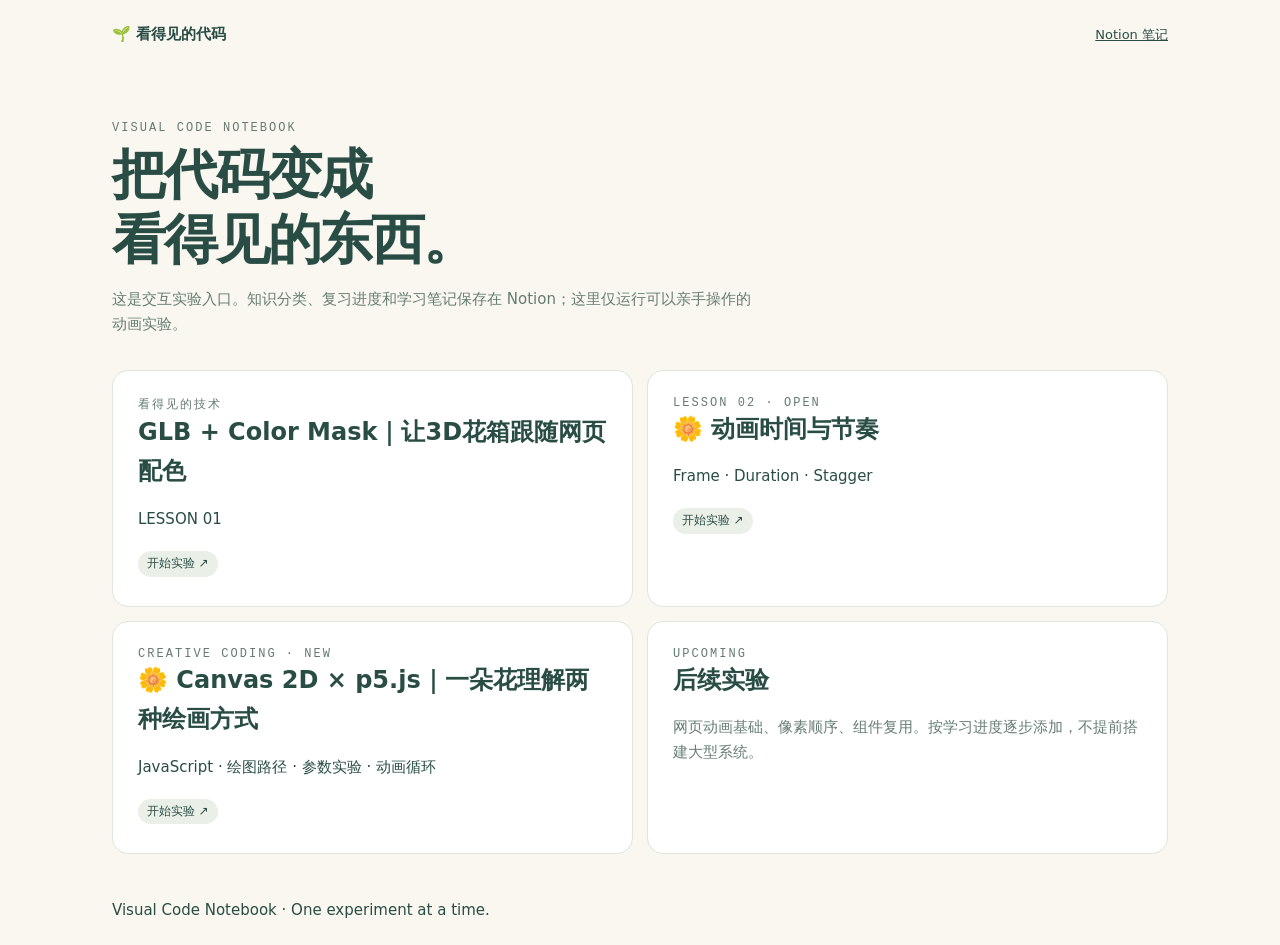
<file: index.html>
<!doctype html><html lang="zh-CN"><head><meta charset="UTF-8"><meta name="viewport" content="width=device-width,initial-scale=1"><title>看得见的代码</title><link rel="stylesheet" href="styles.css"></head><body><header><strong>🌱 看得见的代码</strong><nav><a href="https://www.notion.so/d7c0cfa33e8d41b4bf9a7307bd217140">Notion 笔记</a></nav></header><main><section class="hero"><div class="eyebrow">VISUAL CODE NOTEBOOK</div><h1>把代码变成<br>看得见的东西。</h1><p class="lead muted">这是交互实验入口。知识分类、复习进度和学习笔记保存在 Notion；这里仅运行可以亲手操作的动画实验。</p></section><div class="lessons"><a class="lesson" href="lessons/01-glb-color-mask.html"><div class="eyebrow">看得见的技术</div><h2>GLB + Color Mask｜让3D花箱跟随网页配色</h2><p>LESSON 01</p><span class="chip">开始实验 ↗</span></a><a class="lesson" href="lessons/02-animation-timing.html"><div class="eyebrow">LESSON 02 · OPEN</div><h2>🌼 动画时间与节奏</h2><p>Frame · Duration · Stagger</p><span class="chip">开始实验 ↗</span></a><a class="lesson" href="lessons/10-canvas2d-p5js.html"><div class="eyebrow">CREATIVE CODING · NEW</div><h2>🌼 Canvas 2D × p5.js｜一朵花理解两种绘画方式</h2><p>JavaScript · 绘图路径 · 参数实验 · 动画循环</p><span class="chip">开始实验 ↗</span></a><div class="lesson"><div class="eyebrow">UPCOMING</div><h2>后续实验</h2><p class="muted">网页动画基础、像素顺序、组件复用。按学习进度逐步添加，不提前搭建大型系统。</p></div></div></main><footer>Visual Code Notebook · One experiment at a time.</footer></body></html>
</file>
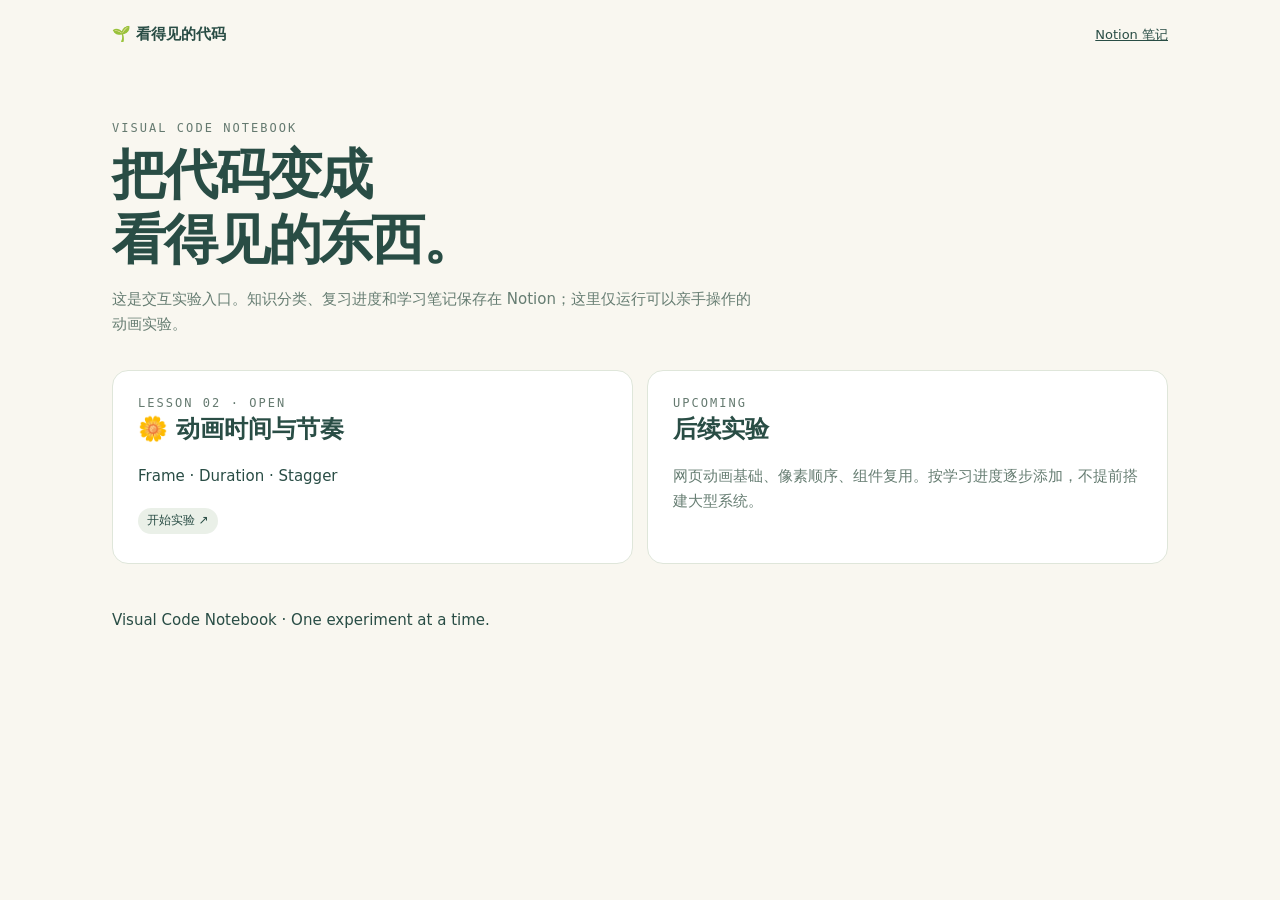
<file: visual-code-notebook/index.html>
<!doctype html><html lang="zh-CN"><head><meta charset="UTF-8"><meta name="viewport" content="width=device-width,initial-scale=1"><title>看得见的代码</title><link rel="stylesheet" href="styles.css"></head><body><header><strong>🌱 看得见的代码</strong><nav><a href="https://www.notion.so/d7c0cfa33e8d41b4bf9a7307bd217140">Notion 笔记</a></nav></header><main><section class="hero"><div class="eyebrow">VISUAL CODE NOTEBOOK</div><h1>把代码变成<br>看得见的东西。</h1><p class="lead muted">这是交互实验入口。知识分类、复习进度和学习笔记保存在 Notion；这里仅运行可以亲手操作的动画实验。</p></section><div class="lessons"><a class="lesson" href="lessons/02-animation-timing.html"><div class="eyebrow">LESSON 02 · OPEN</div><h2>🌼 动画时间与节奏</h2><p>Frame · Duration · Stagger</p><span class="chip">开始实验 ↗</span></a><div class="lesson"><div class="eyebrow">UPCOMING</div><h2>后续实验</h2><p class="muted">网页动画基础、像素顺序、组件复用。按学习进度逐步添加，不提前搭建大型系统。</p></div></div></main><footer>Visual Code Notebook · One experiment at a time.</footer></body></html>
</file>
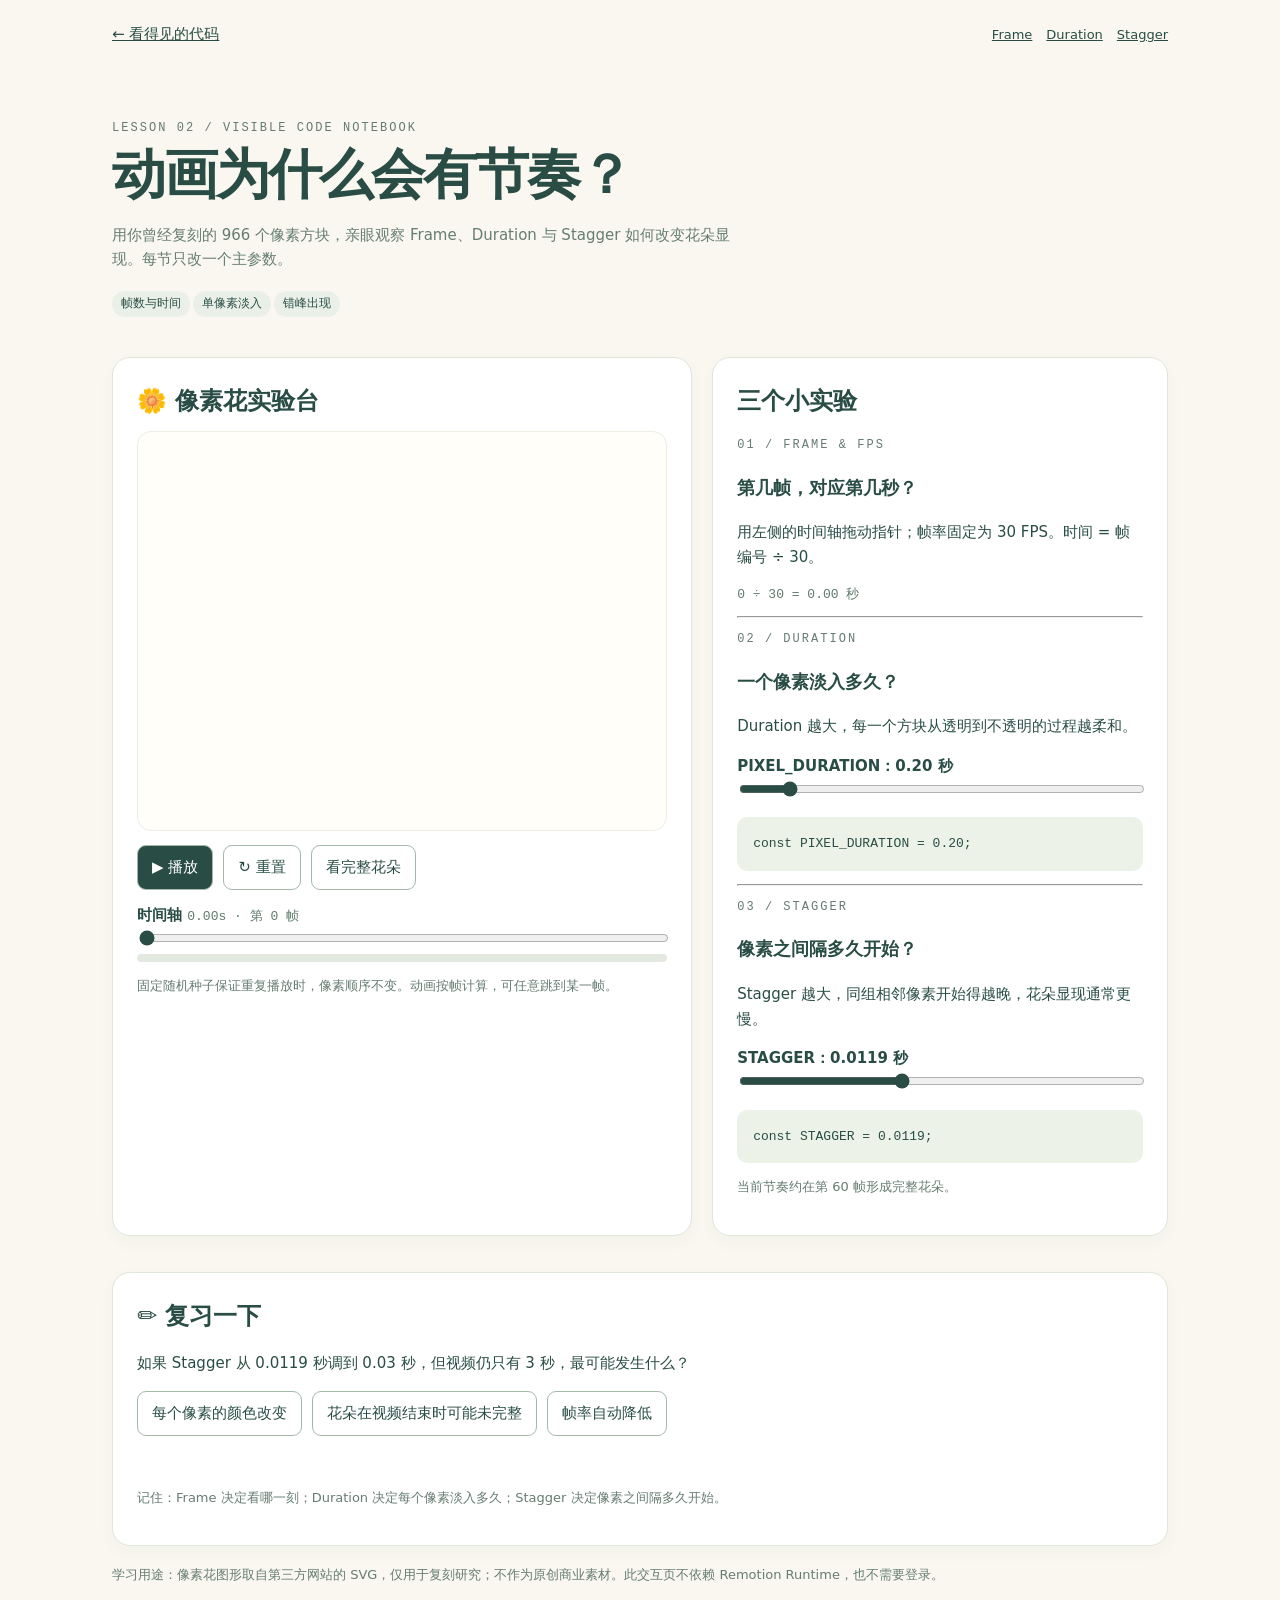
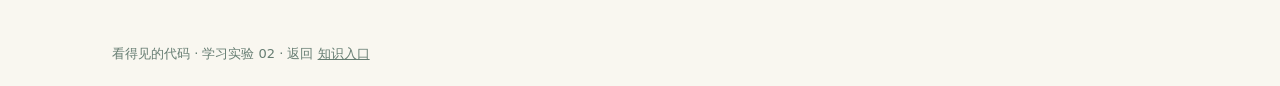
<file: lessons/02-animation-timing.html>
<!doctype html><html lang="zh-CN"><head><meta charset="UTF-8"><meta name="viewport" content="width=device-width,initial-scale=1"><title>02 · 动画时间与节奏｜看得见的代码</title><link rel="stylesheet" href="../styles.css"></head><body><header><a href="../index.html">← 看得见的代码</a><nav><a href="#frame">Frame</a><a href="#duration">Duration</a><a href="#stagger">Stagger</a></nav></header><main><section class="hero"><div class="eyebrow">LESSON 02 / VISIBLE CODE NOTEBOOK</div><h1>动画为什么会有节奏？</h1><p class="lead muted">用你曾经复刻的 966 个像素方块，亲眼观察 Frame、Duration 与 Stagger 如何改变花朵显现。每节只改一个主参数。</p><span class="chip">帧数与时间</span><span class="chip">单像素淡入</span><span class="chip">错峰出现</span></section><div class="layout"><section class="card"><h2>🌼 像素花实验台</h2><div class="stage"><svg class="flower" viewBox="0 0 291 467" role="img" aria-label="随时间显现的黄色像素花"><g id="pixels"></g></svg></div><div class="controls"><button id="play" class="primary">▶ 播放</button><button id="reset">↻ 重置</button><button id="complete">看完整花朵</button></div><label for="scrub">时间轴 <span id="timeLabel" class="reading">0.00s · 第 0 帧</span></label><input id="scrub" type="range" min="0" max="89" value="0" step="1"><div class="progress"><div id="bar" style="width:0%"></div></div><p class="small muted">固定随机种子保证重复播放时，像素顺序不变。动画按帧计算，可任意跳到某一帧。</p></section><section class="card"><h2>三个小实验</h2><section id="frame"><span class="eyebrow">01 / FRAME & FPS</span><h3>第几帧，对应第几秒？</h3><p>用左侧的时间轴拖动指针；帧率固定为 30 FPS。时间 = 帧编号 ÷ 30。</p><p class="reading" id="frameFormula">0 ÷ 30 = 0.00 秒</p></section><hr><section id="duration"><span class="eyebrow">02 / DURATION</span><h3>一个像素淡入多久？</h3><p>Duration 越大，每一个方块从透明到不透明的过程越柔和。</p><label for="durationInput">PIXEL_DURATION：<output id="durationText">0.20</output> 秒</label><input id="durationInput" type="range" min="0.1" max="1" step="0.05" value="0.2"><pre id="durationCode">const PIXEL_DURATION = 0.20;</pre></section><hr><section id="stagger"><span class="eyebrow">03 / STAGGER</span><h3>像素之间隔多久开始？</h3><p>Stagger 越大，同组相邻像素开始得越晚，花朵显现通常更慢。</p><label for="staggerInput">STAGGER：<output id="staggerText">0.0119</output> 秒</label><input id="staggerInput" type="range" min="0" max="0.03" step="0.0001" value="0.0119"><pre id="staggerCode">const STAGGER = 0.0119;</pre><p class="small muted" id="notice">当前节奏约在第 60 帧形成完整花朵。</p></section></section></div><section class="card"><h2>✏️ 复习一下</h2><p>如果 Stagger 从 0.0119 秒调到 0.03 秒，但视频仍只有 3 秒，最可能发生什么？</p><div class="controls"><button class="answer" data-answer="wrong">每个像素的颜色改变</button><button class="answer" data-answer="right">花朵在视频结束时可能未完整</button><button class="answer" data-answer="wrong">帧率自动降低</button></div><p id="feedback" class="feedback" aria-live="polite"></p><p class="muted small">记住：Frame 决定看哪一刻；Duration 决定每个像素淡入多久；Stagger 决定像素之间隔多久开始。</p></section><p class="muted small">学习用途：像素花图形取自第三方网站的 SVG，仅用于复刻研究；不作为原创商业素材。此交互页不依赖 Remotion Runtime，也不需要登录。</p></main><footer class="muted small">看得见的代码 · 学习实验 02 · 返回 <a href="../index.html">知识入口</a></footer><script>const PIXELS=[{"x":97.0273,"y":0.017334,"w":8.04293,"h":8.04293,"c":"#FDEC65"},{"x":121.156,"y":0.017334,"w":8.04293,"h":8.04293,"c":"#FBF475"},{"x":153.328,"y":0.017334,"w":8.04293,"h":8.04293,"c":"#FCD43A"},{"x":161.375,"y":0.017334,"w":8.04293,"h":8.04293,"c":"#FDEC62"},{"x":169.414,"y":0.017334,"w":8.04293,"h":8.04293,"c":"#FBF986"},{"x":201.586,"y":0.017334,"w":8.04293,"h":8.04293,"c":"#FDEA6D"},{"x":88.9922,"y":8.05933,"w":8.04293,"h":8.04293,"c":"#FDF16F"},{"x":105.07,"y":8.05933,"w":8.04293,"h":8.04293,"c":"#FBE974"},{"x":113.117,"y":8.05933,"w":8.04293,"h":8.04293,"c":"#FCE15A"},{"x":121.156,"y":8.05933,"w":8.04293,"h":8.04293,"c":"#FCF475"},{"x":129.195,"y":8.05933,"w":8.04293,"h":8.04293,"c":"#FCE866"},{"x":153.328,"y":8.05933,"w":8.04293,"h":8.04293,"c":"#FCCF44"},{"x":161.375,"y":8.05933,"w":8.04293,"h":8.04293,"c":"#FCEB63"},{"x":169.414,"y":8.05933,"w":8.04293,"h":8.04293,"c":"#FDEA64"},{"x":193.547,"y":8.05933,"w":8.04293,"h":8.04293,"c":"#FDE766"},{"x":201.586,"y":8.05933,"w":8.04293,"h":8.04293,"c":"#FCE75F"},{"x":209.625,"y":8.05933,"w":8.04293,"h":8.04293,"c":"#FFFF66"},{"x":56.8125,"y":16.1028,"w":8.04293,"h":8.04293,"c":"#FDDE55"},{"x":88.9922,"y":16.1028,"w":8.04293,"h":8.04293,"c":"#FCD048"},{"x":97.0273,"y":16.1028,"w":8.04293,"h":8.04293,"c":"#FDF472"},{"x":105.07,"y":16.1028,"w":8.04293,"h":8.04293,"c":"#FDE65C"},{"x":113.117,"y":16.1028,"w":8.04293,"h":8.04293,"c":"#FCF373"},{"x":129.195,"y":16.1028,"w":8.04293,"h":8.04293,"c":"#FCF577"},{"x":145.285,"y":16.1028,"w":8.04293,"h":8.04293,"c":"#FCD34A"},{"x":153.328,"y":16.1028,"w":8.04293,"h":8.04293,"c":"#FBFD7A"},{"x":161.375,"y":16.1028,"w":8.04293,"h":8.04293,"c":"#FDEC60"},{"x":169.414,"y":16.1028,"w":8.04293,"h":8.04293,"c":"#FCDF5B"},{"x":177.457,"y":16.1028,"w":8.04293,"h":8.04293,"c":"#FCC45D"},{"x":185.504,"y":16.1028,"w":8.04293,"h":8.04293,"c":"#FDEE6B"},{"x":201.586,"y":16.1028,"w":8.04293,"h":8.04293,"c":"#FDE75E"},{"x":48.7695,"y":24.1458,"w":8.04293,"h":8.04293,"c":"#FAE960"},{"x":56.8125,"y":24.1458,"w":8.04293,"h":8.04293,"c":"#F8D54C"},{"x":88.9922,"y":24.1458,"w":8.04293,"h":8.04293,"c":"#FDDF58"},{"x":97.0273,"y":24.1458,"w":8.04293,"h":8.04293,"c":"#FBF68E"},{"x":105.07,"y":24.1458,"w":8.04293,"h":8.04293,"c":"#F7DF51"},{"x":113.117,"y":24.1458,"w":8.04293,"h":8.04293,"c":"#FAF373"},{"x":121.156,"y":24.1458,"w":8.04293,"h":8.04293,"c":"#FCF478"},{"x":129.195,"y":24.1458,"w":8.04293,"h":8.04293,"c":"#FBE159"},{"x":145.285,"y":24.1458,"w":8.04293,"h":8.04293,"c":"#FBA065"},{"x":153.328,"y":24.1458,"w":8.04293,"h":8.04293,"c":"#FADB53"},{"x":161.375,"y":24.1458,"w":8.04293,"h":8.04293,"c":"#FBE65E"},{"x":169.414,"y":24.1458,"w":8.04293,"h":8.04293,"c":"#FCA864"},{"x":177.457,"y":24.1458,"w":8.04293,"h":8.04293,"c":"#FCE862"},{"x":185.504,"y":24.1458,"w":8.04293,"h":8.04293,"c":"#FBF983"},{"x":193.547,"y":24.1458,"w":8.04293,"h":8.04293,"c":"#FCE278"},{"x":201.586,"y":24.1458,"w":8.04293,"h":8.04293,"c":"#FFFF00"},{"x":209.625,"y":24.1458,"w":8.04293,"h":8.04293,"c":"#F7F294"},{"x":217.672,"y":24.1458,"w":8.04293,"h":8.04293,"c":"#F8F58B"},{"x":48.7695,"y":32.1887,"w":8.04293,"h":8.04293,"c":"#FCEA62"},{"x":56.8125,"y":32.1887,"w":8.04293,"h":8.04293,"c":"#F9D852"},{"x":80.9453,"y":32.1887,"w":8.04293,"h":8.04293,"c":"#FBFB8D"},{"x":88.9922,"y":32.1887,"w":8.04293,"h":8.04293,"c":"#FDDC55"},{"x":97.0273,"y":32.1887,"w":8.04293,"h":8.04293,"c":"#FDEA63"},{"x":105.07,"y":32.1887,"w":8.04293,"h":8.04293,"c":"#FEDE56"},{"x":121.156,"y":32.1887,"w":8.04293,"h":8.04293,"c":"#FBF375"},{"x":129.195,"y":32.1887,"w":8.04293,"h":8.04293,"c":"#FDD951"},{"x":137.242,"y":32.1887,"w":8.04293,"h":8.04293,"c":"#FDE761"},{"x":145.285,"y":32.1887,"w":8.04293,"h":8.04293,"c":"#FAA165"},{"x":153.328,"y":32.1887,"w":8.04293,"h":8.04293,"c":"#FEDD53"},{"x":169.414,"y":32.1887,"w":8.04293,"h":8.04293,"c":"#FCA964"},{"x":177.457,"y":32.1887,"w":8.04293,"h":8.04293,"c":"#FCE863"},{"x":185.504,"y":32.1887,"w":8.04293,"h":8.04293,"c":"#FDEA62"},{"x":193.547,"y":32.1887,"w":8.04293,"h":8.04293,"c":"#FEDE56"},{"x":209.625,"y":32.1887,"w":8.04293,"h":8.04293,"c":"#F1D462"},{"x":217.672,"y":32.1887,"w":8.04293,"h":8.04293,"c":"#FEEB64"},{"x":225.715,"y":32.1887,"w":8.04293,"h":8.04293,"c":"#FCF477"},{"x":48.7695,"y":40.2314,"w":8.04293,"h":8.04293,"c":"#FCCB43"},{"x":56.8125,"y":40.2314,"w":8.04293,"h":8.04293,"c":"#FDD64E"},{"x":80.9453,"y":40.2314,"w":8.04293,"h":8.04293,"c":"#FA9155"},{"x":88.9922,"y":40.2314,"w":8.04293,"h":8.04293,"c":"#FDDB56"},{"x":97.0273,"y":40.2314,"w":8.04293,"h":8.04293,"c":"#FCEA63"},{"x":105.07,"y":40.2314,"w":8.04293,"h":8.04293,"c":"#FEDE56"},{"x":113.117,"y":40.2314,"w":8.04293,"h":8.04293,"c":"#FDE05C"},{"x":121.156,"y":40.2314,"w":8.04293,"h":8.04293,"c":"#FCF171"},{"x":129.195,"y":40.2314,"w":8.04293,"h":8.04293,"c":"#FDD952"},{"x":137.242,"y":40.2314,"w":8.04293,"h":8.04293,"c":"#FDE760"},{"x":145.285,"y":40.2314,"w":8.04293,"h":8.04293,"c":"#FAA164"},{"x":153.328,"y":40.2314,"w":8.04293,"h":8.04293,"c":"#FDDC54"},{"x":161.375,"y":40.2314,"w":8.04293,"h":8.04293,"c":"#FDE961"},{"x":169.414,"y":40.2314,"w":8.04293,"h":8.04293,"c":"#FCA963"},{"x":185.504,"y":40.2314,"w":8.04293,"h":8.04293,"c":"#FDEA65"},{"x":193.547,"y":40.2314,"w":8.04293,"h":8.04293,"c":"#FDDE54"},{"x":209.625,"y":40.2314,"w":8.04293,"h":8.04293,"c":"#FFE966"},{"x":217.672,"y":40.2314,"w":8.04293,"h":8.04293,"c":"#FCEA63"},{"x":225.715,"y":40.2314,"w":8.04293,"h":8.04293,"c":"#FDDF57"},{"x":249.844,"y":40.2314,"w":8.04293,"h":8.04293,"c":"#FDE661"},{"x":24.6445,"y":48.2742,"w":8.04293,"h":8.04293,"c":"#FCF16F"},{"x":48.7695,"y":48.2742,"w":8.04293,"h":8.04293,"c":"#FBCA43"},{"x":56.8125,"y":48.2742,"w":8.04293,"h":8.04293,"c":"#FCD54E"},{"x":64.8594,"y":48.2742,"w":8.04293,"h":8.04293,"c":"#FBFA88"},{"x":80.9453,"y":48.2742,"w":8.04293,"h":8.04293,"c":"#F99054"},{"x":97.0273,"y":48.2742,"w":8.04293,"h":8.04293,"c":"#FCEA63"},{"x":105.07,"y":48.2742,"w":8.04293,"h":8.04293,"c":"#FEDE56"},{"x":113.117,"y":48.2742,"w":8.04293,"h":8.04293,"c":"#FCEB64"},{"x":121.156,"y":48.2742,"w":8.04293,"h":8.04293,"c":"#FDDC54"},{"x":129.195,"y":48.2742,"w":8.04293,"h":8.04293,"c":"#FCD952"},{"x":137.242,"y":48.2742,"w":8.04293,"h":8.04293,"c":"#FCF06E"},{"x":145.285,"y":48.2742,"w":8.04293,"h":8.04293,"c":"#FEDB7B"},{"x":153.328,"y":48.2742,"w":8.04293,"h":8.04293,"c":"#FCA65E"},{"x":161.375,"y":48.2742,"w":8.04293,"h":8.04293,"c":"#FDE961"},{"x":169.414,"y":48.2742,"w":8.04293,"h":8.04293,"c":"#FCA962"},{"x":177.457,"y":48.2742,"w":8.04293,"h":8.04293,"c":"#FDEA65"},{"x":185.504,"y":48.2742,"w":8.04293,"h":8.04293,"c":"#FDEA64"},{"x":193.547,"y":48.2742,"w":8.04293,"h":8.04293,"c":"#FDDD56"},{"x":201.586,"y":48.2742,"w":8.04293,"h":8.04293,"c":"#FBAF60"},{"x":209.625,"y":48.2742,"w":8.04293,"h":8.04293,"c":"#FFFF80"},{"x":217.672,"y":48.2742,"w":8.04293,"h":8.04293,"c":"#FEDA5A"},{"x":241.805,"y":48.2742,"w":8.04293,"h":8.04293,"c":"#FDE75F"},{"x":16.6016,"y":56.3179,"w":8.04293,"h":8.04293,"c":"#FDEE6A"},{"x":32.6797,"y":56.3179,"w":8.04293,"h":8.04293,"c":"#FDEF6C"},{"x":48.7695,"y":56.3179,"w":8.04293,"h":8.04293,"c":"#FCCA45"},{"x":56.8125,"y":56.3179,"w":8.04293,"h":8.04293,"c":"#FDD44E"},{"x":64.8594,"y":56.3179,"w":8.04293,"h":8.04293,"c":"#FCF989"},{"x":72.8984,"y":56.3179,"w":8.04293,"h":8.04293,"c":"#FCFCDF"},{"x":80.9453,"y":56.3179,"w":8.04293,"h":8.04293,"c":"#FA9053"},{"x":88.9922,"y":56.3179,"w":8.04293,"h":8.04293,"c":"#FCCF4C"},{"x":97.0273,"y":56.3179,"w":8.04293,"h":8.04293,"c":"#FDF474"},{"x":105.07,"y":56.3179,"w":8.04293,"h":8.04293,"c":"#FEDD56"},{"x":113.117,"y":56.3179,"w":8.04293,"h":8.04293,"c":"#FCEA65"},{"x":121.156,"y":56.3179,"w":8.04293,"h":8.04293,"c":"#FDDB55"},{"x":129.195,"y":56.3179,"w":8.04293,"h":8.04293,"c":"#FDDD7C"},{"x":145.285,"y":56.3179,"w":8.04293,"h":8.04293,"c":"#FCF679"},{"x":153.328,"y":56.3179,"w":8.04293,"h":8.04293,"c":"#FDCB61"},{"x":161.375,"y":56.3179,"w":8.04293,"h":8.04293,"c":"#FDE961"},{"x":169.414,"y":56.3179,"w":8.04293,"h":8.04293,"c":"#FCA962"},{"x":177.457,"y":56.3179,"w":8.04293,"h":8.04293,"c":"#FDDD58"},{"x":185.504,"y":56.3179,"w":8.04293,"h":8.04293,"c":"#FDEA65"},{"x":193.547,"y":56.3179,"w":8.04293,"h":8.04293,"c":"#FDD34B"},{"x":201.586,"y":56.3179,"w":8.04293,"h":8.04293,"c":"#FBAF60"},{"x":209.625,"y":56.3179,"w":8.04293,"h":8.04293,"c":"#FEF77D"},{"x":217.672,"y":56.3179,"w":8.04293,"h":8.04293,"c":"#FBBC5F"},{"x":241.805,"y":56.3179,"w":8.04293,"h":8.04293,"c":"#FDE65F"},{"x":249.844,"y":56.3179,"w":8.04293,"h":8.04293,"c":"#FDE65F"},{"x":8.55469,"y":64.3606,"w":8.04293,"h":8.04293,"c":"#FFBF40"},{"x":16.6016,"y":64.3606,"w":8.04293,"h":8.04293,"c":"#FCF882"},{"x":24.6445,"y":64.3606,"w":8.04293,"h":8.04293,"c":"#FCDF77"},{"x":40.7266,"y":64.3606,"w":8.04293,"h":8.04293,"c":"#FEEE65"},{"x":56.8125,"y":64.3606,"w":8.04293,"h":8.04293,"c":"#FB8B4C"},{"x":64.8594,"y":64.3606,"w":8.04293,"h":8.04293,"c":"#FFD577"},{"x":72.8984,"y":64.3606,"w":8.04293,"h":8.04293,"c":"#F3A439"},{"x":88.9922,"y":64.3606,"w":8.04293,"h":8.04293,"c":"#FA8D50"},{"x":97.0273,"y":64.3606,"w":8.04293,"h":8.04293,"c":"#FCD14D"},{"x":105.07,"y":64.3606,"w":8.04293,"h":8.04293,"c":"#FBE055"},{"x":113.117,"y":64.3606,"w":8.04293,"h":8.04293,"c":"#FEE25C"},{"x":121.156,"y":64.3606,"w":8.04293,"h":8.04293,"c":"#FDDB57"},{"x":129.195,"y":64.3606,"w":8.04293,"h":8.04293,"c":"#FEDD7C"},{"x":137.242,"y":64.3606,"w":8.04293,"h":8.04293,"c":"#FCF67A"},{"x":145.285,"y":64.3606,"w":8.04293,"h":8.04293,"c":"#FDF67A"},{"x":153.328,"y":64.3606,"w":8.04293,"h":8.04293,"c":"#FEA163"},{"x":161.375,"y":64.3606,"w":8.04293,"h":8.04293,"c":"#FBF878"},{"x":169.414,"y":64.3606,"w":8.04293,"h":8.04293,"c":"#FDA862"},{"x":177.457,"y":64.3606,"w":8.04293,"h":8.04293,"c":"#FDDD57"},{"x":185.504,"y":64.3606,"w":8.04293,"h":8.04293,"c":"#FCD34A"},{"x":193.547,"y":64.3606,"w":8.04293,"h":8.04293,"c":"#FCD44B"},{"x":201.586,"y":64.3606,"w":8.04293,"h":8.04293,"c":"#FDCB67"},{"x":209.625,"y":64.3606,"w":8.04293,"h":8.04293,"c":"#FBE860"},{"x":217.672,"y":64.3606,"w":8.04293,"h":8.04293,"c":"#FA8D4F"},{"x":233.762,"y":64.3606,"w":8.04293,"h":8.04293,"c":"#FDD977"},{"x":241.805,"y":64.3606,"w":8.04293,"h":8.04293,"c":"#FCF271"},{"x":249.844,"y":64.3606,"w":8.04293,"h":8.04293,"c":"#FEE65D"},{"x":16.6016,"y":72.4031,"w":8.04293,"h":8.04293,"c":"#F7CB42"},{"x":24.6445,"y":72.4031,"w":8.04293,"h":8.04293,"c":"#FBD85B"},{"x":32.6797,"y":72.4031,"w":8.04293,"h":8.04293,"c":"#F9D04B"},{"x":40.7266,"y":72.4031,"w":8.04293,"h":8.04293,"c":"#F8DD77"},{"x":48.7695,"y":72.4031,"w":8.04293,"h":8.04293,"c":"#FCF880"},{"x":56.8125,"y":72.4031,"w":8.04293,"h":8.04293,"c":"#FDD54A"},{"x":64.8594,"y":72.4031,"w":8.04293,"h":8.04293,"c":"#FDEA60"},{"x":72.8984,"y":72.4031,"w":8.04293,"h":8.04293,"c":"#FCD84E"},{"x":80.9453,"y":72.4031,"w":8.04293,"h":8.04293,"c":"#F3CA49"},{"x":88.9922,"y":72.4031,"w":8.04293,"h":8.04293,"c":"#FBF990"},{"x":97.0273,"y":72.4031,"w":8.04293,"h":8.04293,"c":"#F5D77E"},{"x":105.07,"y":72.4031,"w":8.04293,"h":8.04293,"c":"#CC7B21"},{"x":113.117,"y":72.4031,"w":8.04293,"h":8.04293,"c":"#EE9F38"},{"x":121.156,"y":72.4031,"w":8.04293,"h":8.04293,"c":"#FCDA54"},{"x":129.195,"y":72.4031,"w":8.04293,"h":8.04293,"c":"#F9CF4F"},{"x":137.242,"y":72.4031,"w":8.04293,"h":8.04293,"c":"#FCEC68"},{"x":145.285,"y":72.4031,"w":8.04293,"h":8.04293,"c":"#FDED66"},{"x":153.328,"y":72.4031,"w":8.04293,"h":8.04293,"c":"#BF7A27"},{"x":161.375,"y":72.4031,"w":8.04293,"h":8.04293,"c":"#FBD359"},{"x":169.414,"y":72.4031,"w":8.04293,"h":8.04293,"c":"#BA8B20"},{"x":177.457,"y":72.4031,"w":8.04293,"h":8.04293,"c":"#F5C43F"},{"x":185.504,"y":72.4031,"w":8.04293,"h":8.04293,"c":"#FEF079"},{"x":193.547,"y":72.4031,"w":8.04293,"h":8.04293,"c":"#FACB58"},{"x":201.586,"y":72.4031,"w":8.04293,"h":8.04293,"c":"#FCD350"},{"x":209.625,"y":72.4031,"w":8.04293,"h":8.04293,"c":"#EEA147"},{"x":217.672,"y":72.4031,"w":8.04293,"h":8.04293,"c":"#F2CD44"},{"x":225.715,"y":72.4031,"w":8.04293,"h":8.04293,"c":"#F8DD5B"},{"x":233.762,"y":72.4031,"w":8.04293,"h":8.04293,"c":"#F9DD5C"},{"x":241.805,"y":72.4031,"w":8.04293,"h":8.04293,"c":"#F8C749"},{"x":249.844,"y":72.4031,"w":8.04293,"h":8.04293,"c":"#FED96A"},{"x":257.891,"y":72.4031,"w":8.04293,"h":8.04293,"c":"#FBEB6A"},{"x":24.6445,"y":80.4463,"w":8.04293,"h":8.04293,"c":"#F8945C"},{"x":32.6797,"y":80.4463,"w":8.04293,"h":8.04293,"c":"#FCEE6C"},{"x":40.7266,"y":80.4463,"w":8.04293,"h":8.04293,"c":"#FDE058"},{"x":48.7695,"y":80.4463,"w":8.04293,"h":8.04293,"c":"#FEDF56"},{"x":64.8594,"y":80.4463,"w":8.04293,"h":8.04293,"c":"#FBE964"},{"x":72.8984,"y":80.4463,"w":8.04293,"h":8.04293,"c":"#FBF679"},{"x":80.9453,"y":80.4463,"w":8.04293,"h":8.04293,"c":"#FCDD57"},{"x":88.9922,"y":80.4463,"w":8.04293,"h":8.04293,"c":"#FBCB45"},{"x":97.0273,"y":80.4463,"w":8.04293,"h":8.04293,"c":"#FCE961"},{"x":105.07,"y":80.4463,"w":8.04293,"h":8.04293,"c":"#FCE961"},{"x":113.117,"y":80.4463,"w":8.04293,"h":8.04293,"c":"#F7C13A"},{"x":121.156,"y":80.4463,"w":8.04293,"h":8.04293,"c":"#FBF988"},{"x":129.195,"y":80.4463,"w":8.04293,"h":8.04293,"c":"#B87519"},{"x":137.242,"y":80.4463,"w":8.04293,"h":8.04293,"c":"#E0A32B"},{"x":145.285,"y":80.4463,"w":8.04293,"h":8.04293,"c":"#E0A32D"},{"x":153.328,"y":80.4463,"w":8.04293,"h":8.04293,"c":"#D47425"},{"x":161.375,"y":80.4463,"w":8.04293,"h":8.04293,"c":"#F9BD33"},{"x":169.414,"y":80.4463,"w":8.04293,"h":8.04293,"c":"#BA7A19"},{"x":185.504,"y":80.4463,"w":8.04293,"h":8.04293,"c":"#FCFA88"},{"x":193.547,"y":80.4463,"w":8.04293,"h":8.04293,"c":"#FA9454"},{"x":201.586,"y":80.4463,"w":8.04293,"h":8.04293,"c":"#F8965A"},{"x":209.625,"y":80.4463,"w":8.04293,"h":8.04293,"c":"#F8C640"},{"x":217.672,"y":80.4463,"w":8.04293,"h":8.04293,"c":"#F9C63F"},{"x":225.715,"y":80.4463,"w":8.04293,"h":8.04293,"c":"#FDD954"},{"x":233.762,"y":80.4463,"w":8.04293,"h":8.04293,"c":"#FDDA52"},{"x":241.805,"y":80.4463,"w":8.04293,"h":8.04293,"c":"#FDD160"},{"x":249.844,"y":80.4463,"w":8.04293,"h":8.04293,"c":"#FCE863"},{"x":257.891,"y":80.4463,"w":8.04293,"h":8.04293,"c":"#FBEC84"},{"x":8.55469,"y":88.489,"w":8.04293,"h":8.04293,"c":"#FFFF80"},{"x":24.6445,"y":88.489,"w":8.04293,"h":8.04293,"c":"#C45638"},{"x":32.6797,"y":88.489,"w":8.04293,"h":8.04293,"c":"#FAAA58"},{"x":40.7266,"y":88.489,"w":8.04293,"h":8.04293,"c":"#FDEB67"},{"x":48.7695,"y":88.489,"w":8.04293,"h":8.04293,"c":"#FCEC65"},{"x":56.8125,"y":88.489,"w":8.04293,"h":8.04293,"c":"#FDEF66"},{"x":64.8594,"y":88.489,"w":8.04293,"h":8.04293,"c":"#FAA361"},{"x":72.8984,"y":88.489,"w":8.04293,"h":8.04293,"c":"#FCD853"},{"x":80.9453,"y":88.489,"w":8.04293,"h":8.04293,"c":"#FCF476"},{"x":88.9922,"y":88.489,"w":8.04293,"h":8.04293,"c":"#FCD04C"},{"x":97.0273,"y":88.489,"w":8.04293,"h":8.04293,"c":"#FEE961"},{"x":113.117,"y":88.489,"w":8.04293,"h":8.04293,"c":"#FDD348"},{"x":121.156,"y":88.489,"w":8.04293,"h":8.04293,"c":"#BA7A1A"},{"x":129.195,"y":88.489,"w":8.04293,"h":8.04293,"c":"#FDDC8E"},{"x":137.242,"y":88.489,"w":8.04293,"h":8.04293,"c":"#F9C33B"},{"x":145.285,"y":88.489,"w":8.04293,"h":8.04293,"c":"#F9C33C"},{"x":153.328,"y":88.489,"w":8.04293,"h":8.04293,"c":"#FAC43D"},{"x":161.375,"y":88.489,"w":8.04293,"h":8.04293,"c":"#FCCE5A"},{"x":169.414,"y":88.489,"w":8.04293,"h":8.04293,"c":"#EDA335"},{"x":185.504,"y":88.489,"w":8.04293,"h":8.04293,"c":"#FCD94F"},{"x":193.547,"y":88.489,"w":8.04293,"h":8.04293,"c":"#C05434"},{"x":201.586,"y":88.489,"w":8.04293,"h":8.04293,"c":"#FCF374"},{"x":209.625,"y":88.489,"w":8.04293,"h":8.04293,"c":"#F9E158"},{"x":217.672,"y":88.489,"w":8.04293,"h":8.04293,"c":"#FAC63E"},{"x":225.715,"y":88.489,"w":8.04293,"h":8.04293,"c":"#FCE965"},{"x":233.762,"y":88.489,"w":8.04293,"h":8.04293,"c":"#FDEA64"},{"x":241.805,"y":88.489,"w":8.04293,"h":8.04293,"c":"#FAA565"},{"x":249.844,"y":88.489,"w":8.04293,"h":8.04293,"c":"#FCCF4C"},{"x":8.55469,"y":96.5322,"w":8.04293,"h":8.04293,"c":"#F4E05F"},{"x":16.6016,"y":96.5322,"w":8.04293,"h":8.04293,"c":"#FEF77F"},{"x":24.6445,"y":96.5322,"w":8.04293,"h":8.04293,"c":"#FBF982"},{"x":32.6797,"y":96.5322,"w":8.04293,"h":8.04293,"c":"#BC4F36"},{"x":40.7266,"y":96.5322,"w":8.04293,"h":8.04293,"c":"#BC5036"},{"x":48.7695,"y":96.5322,"w":8.04293,"h":8.04293,"c":"#FDB962"},{"x":56.8125,"y":96.5322,"w":8.04293,"h":8.04293,"c":"#FEED69"},{"x":64.8594,"y":96.5322,"w":8.04293,"h":8.04293,"c":"#B64B34"},{"x":72.8984,"y":96.5322,"w":8.04293,"h":8.04293,"c":"#F9A363"},{"x":80.9453,"y":96.5322,"w":8.04293,"h":8.04293,"c":"#FDDB79"},{"x":88.9922,"y":96.5322,"w":8.04293,"h":8.04293,"c":"#FCD853"},{"x":97.0273,"y":96.5322,"w":8.04293,"h":8.04293,"c":"#FDE961"},{"x":105.07,"y":96.5322,"w":8.04293,"h":8.04293,"c":"#FDFD76"},{"x":113.117,"y":96.5322,"w":8.04293,"h":8.04293,"c":"#FDEB5F"},{"x":121.156,"y":96.5322,"w":8.04293,"h":8.04293,"c":"#E7A82D"},{"x":129.195,"y":96.5322,"w":8.04293,"h":8.04293,"c":"#F8C33B"},{"x":137.242,"y":96.5322,"w":8.04293,"h":8.04293,"c":"#F9C33C"},{"x":145.285,"y":96.5322,"w":8.04293,"h":8.04293,"c":"#B47419"},{"x":153.328,"y":96.5322,"w":8.04293,"h":8.04293,"c":"#FAC733"},{"x":161.375,"y":96.5322,"w":8.04293,"h":8.04293,"c":"#FDEB63"},{"x":169.414,"y":96.5322,"w":8.04293,"h":8.04293,"c":"#F2B438"},{"x":177.457,"y":96.5322,"w":8.04293,"h":8.04293,"c":"#F2B537"},{"x":185.504,"y":96.5322,"w":8.04293,"h":8.04293,"c":"#FDDD74"},{"x":193.547,"y":96.5322,"w":8.04293,"h":8.04293,"c":"#F4B737"},{"x":201.586,"y":96.5322,"w":8.04293,"h":8.04293,"c":"#FDF881"},{"x":209.625,"y":96.5322,"w":8.04293,"h":8.04293,"c":"#F6EF7C"},{"x":217.672,"y":96.5322,"w":8.04293,"h":8.04293,"c":"#FDD751"},{"x":225.715,"y":96.5322,"w":8.04293,"h":8.04293,"c":"#FDEA64"},{"x":233.762,"y":96.5322,"w":8.04293,"h":8.04293,"c":"#FAA574"},{"x":241.805,"y":96.5322,"w":8.04293,"h":8.04293,"c":"#FBFA8D"},{"x":249.844,"y":96.5322,"w":8.04293,"h":8.04293,"c":"#FDEF67"},{"x":257.891,"y":96.5322,"w":8.04293,"h":8.04293,"c":"#FCE057"},{"x":265.93,"y":96.5322,"w":8.04293,"h":8.04293,"c":"#FCF474"},{"x":0.511719,"y":104.575,"w":8.04293,"h":8.04293,"c":"#FCD24A"},{"x":8.55469,"y":104.575,"w":8.04293,"h":8.04293,"c":"#FFE056"},{"x":16.6016,"y":104.575,"w":8.04293,"h":8.04293,"c":"#FDEA62"},{"x":24.6445,"y":104.575,"w":8.04293,"h":8.04293,"c":"#FBF783"},{"x":32.6797,"y":104.575,"w":8.04293,"h":8.04293,"c":"#FBF984"},{"x":40.7266,"y":104.575,"w":8.04293,"h":8.04293,"c":"#FDD87A"},{"x":48.7695,"y":104.575,"w":8.04293,"h":8.04293,"c":"#B84B33"},{"x":56.8125,"y":104.575,"w":8.04293,"h":8.04293,"c":"#BA4E34"},{"x":64.8594,"y":104.575,"w":8.04293,"h":8.04293,"c":"#D88F27"},{"x":72.8984,"y":104.575,"w":8.04293,"h":8.04293,"c":"#B54931"},{"x":80.9453,"y":104.575,"w":8.04293,"h":8.04293,"c":"#FAA263"},{"x":88.9922,"y":104.575,"w":8.04293,"h":8.04293,"c":"#CD9023"},{"x":97.0273,"y":104.575,"w":8.04293,"h":8.04293,"c":"#FCD14D"},{"x":105.07,"y":104.575,"w":8.04293,"h":8.04293,"c":"#FDEB62"},{"x":113.117,"y":104.575,"w":8.04293,"h":8.04293,"c":"#FDEE64"},{"x":121.156,"y":104.575,"w":8.04293,"h":8.04293,"c":"#D27722"},{"x":129.195,"y":104.575,"w":8.04293,"h":8.04293,"c":"#E2A52A"},{"x":137.242,"y":104.575,"w":8.04293,"h":8.04293,"c":"#E2A52B"},{"x":145.285,"y":104.575,"w":8.04293,"h":8.04293,"c":"#D37823"},{"x":153.328,"y":104.575,"w":8.04293,"h":8.04293,"c":"#F3B635"},{"x":161.375,"y":104.575,"w":8.04293,"h":8.04293,"c":"#FBF986"},{"x":169.414,"y":104.575,"w":8.04293,"h":8.04293,"c":"#C2831C"},{"x":177.457,"y":104.575,"w":8.04293,"h":8.04293,"c":"#FBF887"},{"x":185.504,"y":104.575,"w":8.04293,"h":8.04293,"c":"#FBF986"},{"x":193.547,"y":104.575,"w":8.04293,"h":8.04293,"c":"#FDE75E"},{"x":201.586,"y":104.575,"w":8.04293,"h":8.04293,"c":"#FCD248"},{"x":209.625,"y":104.575,"w":8.04293,"h":8.04293,"c":"#FBE760"},{"x":217.672,"y":104.575,"w":8.04293,"h":8.04293,"c":"#FDD752"},{"x":225.715,"y":104.575,"w":8.04293,"h":8.04293,"c":"#F78E4E"},{"x":233.762,"y":104.575,"w":8.04293,"h":8.04293,"c":"#E8AA30"},{"x":241.805,"y":104.575,"w":8.04293,"h":8.04293,"c":"#FAC53C"},{"x":249.844,"y":104.575,"w":8.04293,"h":8.04293,"c":"#FAC53D"},{"x":257.891,"y":104.575,"w":8.04293,"h":8.04293,"c":"#FAC63D"},{"x":265.93,"y":104.575,"w":8.04293,"h":8.04293,"c":"#FCD64F"},{"x":273.973,"y":104.575,"w":8.04293,"h":8.04293,"c":"#FDE25B"},{"x":0.511719,"y":112.618,"w":8.04293,"h":8.04293,"c":"#FAAB56"},{"x":8.55469,"y":112.618,"w":8.04293,"h":8.04293,"c":"#FDD34D"},{"x":16.6016,"y":112.618,"w":8.04293,"h":8.04293,"c":"#FCE962"},{"x":24.6445,"y":112.618,"w":8.04293,"h":8.04293,"c":"#FDEA64"},{"x":32.6797,"y":112.618,"w":8.04293,"h":8.04293,"c":"#FCF883"},{"x":40.7266,"y":112.618,"w":8.04293,"h":8.04293,"c":"#FCF984"},{"x":48.7695,"y":112.618,"w":8.04293,"h":8.04293,"c":"#FCD54C"},{"x":56.8125,"y":112.618,"w":8.04293,"h":8.04293,"c":"#FAC33D"},{"x":64.8594,"y":112.618,"w":8.04293,"h":8.04293,"c":"#F9C53D"},{"x":72.8984,"y":112.618,"w":8.04293,"h":8.04293,"c":"#C5841F"},{"x":80.9453,"y":112.618,"w":8.04293,"h":8.04293,"c":"#C6851D"},{"x":88.9922,"y":112.618,"w":8.04293,"h":8.04293,"c":"#AF482F"},{"x":97.0273,"y":112.618,"w":8.04293,"h":8.04293,"c":"#F78E50"},{"x":105.07,"y":112.618,"w":8.04293,"h":8.04293,"c":"#FED756"},{"x":113.117,"y":112.618,"w":8.04293,"h":8.04293,"c":"#FDEC66"},{"x":121.156,"y":112.618,"w":8.04293,"h":8.04293,"c":"#FDD34E"},{"x":129.195,"y":112.618,"w":8.04293,"h":8.04293,"c":"#FDEB65"},{"x":137.242,"y":112.618,"w":8.04293,"h":8.04293,"c":"#B47516"},{"x":145.285,"y":112.618,"w":8.04293,"h":8.04293,"c":"#FCCF46"},{"x":153.328,"y":112.618,"w":8.04293,"h":8.04293,"c":"#FDEC65"},{"x":161.375,"y":112.618,"w":8.04293,"h":8.04293,"c":"#FDEB66"},{"x":169.414,"y":112.618,"w":8.04293,"h":8.04293,"c":"#F5BD39"},{"x":177.457,"y":112.618,"w":8.04293,"h":8.04293,"c":"#FDEB68"},{"x":185.504,"y":112.618,"w":8.04293,"h":8.04293,"c":"#FDEC67"},{"x":193.547,"y":112.618,"w":8.04293,"h":8.04293,"c":"#FDEC68"},{"x":201.586,"y":112.618,"w":8.04293,"h":8.04293,"c":"#FBD248"},{"x":209.625,"y":112.618,"w":8.04293,"h":8.04293,"c":"#F3A258"},{"x":217.672,"y":112.618,"w":8.04293,"h":8.04293,"c":"#B2472E"},{"x":225.715,"y":112.618,"w":8.04293,"h":8.04293,"c":"#C98C1F"},{"x":233.762,"y":112.618,"w":8.04293,"h":8.04293,"c":"#FDEC67"},{"x":241.805,"y":112.618,"w":8.04293,"h":8.04293,"c":"#FDEC67"},{"x":249.844,"y":112.618,"w":8.04293,"h":8.04293,"c":"#FDEC67"},{"x":257.891,"y":112.618,"w":8.04293,"h":8.04293,"c":"#FDE45A"},{"x":265.93,"y":112.618,"w":8.04293,"h":8.04293,"c":"#FDF16E"},{"x":273.973,"y":112.618,"w":8.04293,"h":8.04293,"c":"#FCF170"},{"x":282.02,"y":112.618,"w":8.04293,"h":8.04293,"c":"#FCF98C"},{"x":8.55469,"y":120.661,"w":8.04293,"h":8.04293,"c":"#FDDE56"},{"x":16.6016,"y":120.661,"w":8.04293,"h":8.04293,"c":"#FCEB73"},{"x":24.6445,"y":120.661,"w":8.04293,"h":8.04293,"c":"#FDE360"},{"x":32.6797,"y":120.661,"w":8.04293,"h":8.04293,"c":"#FEE25F"},{"x":40.7266,"y":120.661,"w":8.04293,"h":8.04293,"c":"#FEE25F"},{"x":48.7695,"y":120.661,"w":8.04293,"h":8.04293,"c":"#F8F487"},{"x":56.8125,"y":120.661,"w":8.04293,"h":8.04293,"c":"#FBF68F"},{"x":64.8594,"y":120.661,"w":8.04293,"h":8.04293,"c":"#F5D252"},{"x":72.8984,"y":120.661,"w":8.04293,"h":8.04293,"c":"#F3D151"},{"x":80.9453,"y":120.661,"w":8.04293,"h":8.04293,"c":"#EFBE40"},{"x":88.9922,"y":120.661,"w":8.04293,"h":8.04293,"c":"#DCA02D"},{"x":97.0273,"y":120.661,"w":8.04293,"h":8.04293,"c":"#B85E2A"},{"x":105.07,"y":120.661,"w":8.04293,"h":8.04293,"c":"#E28550"},{"x":113.117,"y":120.661,"w":8.04293,"h":8.04293,"c":"#FADB59"},{"x":121.156,"y":120.661,"w":8.04293,"h":8.04293,"c":"#F9B24F"},{"x":129.195,"y":120.661,"w":8.04293,"h":8.04293,"c":"#FDE25F"},{"x":137.242,"y":120.661,"w":8.04293,"h":8.04293,"c":"#E7B33D"},{"x":145.285,"y":120.661,"w":8.04293,"h":8.04293,"c":"#F7D64D"},{"x":153.328,"y":120.661,"w":8.04293,"h":8.04293,"c":"#FBE375"},{"x":161.375,"y":120.661,"w":8.04293,"h":8.04293,"c":"#FDD767"},{"x":169.414,"y":120.661,"w":8.04293,"h":8.04293,"c":"#FCEB67"},{"x":177.457,"y":120.661,"w":8.04293,"h":8.04293,"c":"#FBD96E"},{"x":185.504,"y":120.661,"w":8.04293,"h":8.04293,"c":"#FCC161"},{"x":193.547,"y":120.661,"w":8.04293,"h":8.04293,"c":"#E58955"},{"x":201.586,"y":120.661,"w":8.04293,"h":8.04293,"c":"#BB6128"},{"x":209.625,"y":120.661,"w":8.04293,"h":8.04293,"c":"#CD8C29"},{"x":217.672,"y":120.661,"w":8.04293,"h":8.04293,"c":"#F7D04B"},{"x":225.715,"y":120.661,"w":8.04293,"h":8.04293,"c":"#F8D754"},{"x":233.762,"y":120.661,"w":8.04293,"h":8.04293,"c":"#F8D853"},{"x":241.805,"y":120.661,"w":8.04293,"h":8.04293,"c":"#F7D853"},{"x":249.844,"y":120.661,"w":8.04293,"h":8.04293,"c":"#FDDA6B"},{"x":257.891,"y":120.661,"w":8.04293,"h":8.04293,"c":"#FFE26A"},{"x":265.93,"y":120.661,"w":8.04293,"h":8.04293,"c":"#FCD162"},{"x":273.973,"y":120.661,"w":8.04293,"h":8.04293,"c":"#FCE374"},{"x":282.02,"y":120.661,"w":8.04293,"h":8.04293,"c":"#FCD265"},{"x":8.55469,"y":128.704,"w":8.04293,"h":8.04293,"c":"#FF8000"},{"x":16.6016,"y":128.704,"w":8.04293,"h":8.04293,"c":"#B94C36"},{"x":24.6445,"y":128.704,"w":8.04293,"h":8.04293,"c":"#FDDE56"},{"x":32.6797,"y":128.704,"w":8.04293,"h":8.04293,"c":"#B94B34"},{"x":40.7266,"y":128.704,"w":8.04293,"h":8.04293,"c":"#B94B34"},{"x":48.7695,"y":128.704,"w":8.04293,"h":8.04293,"c":"#FC9B57"},{"x":56.8125,"y":128.704,"w":8.04293,"h":8.04293,"c":"#FDEA65"},{"x":64.8594,"y":128.704,"w":8.04293,"h":8.04293,"c":"#FDEA65"},{"x":72.8984,"y":128.704,"w":8.04293,"h":8.04293,"c":"#FDEA65"},{"x":80.9453,"y":128.704,"w":8.04293,"h":8.04293,"c":"#FBF985"},{"x":88.9922,"y":128.704,"w":8.04293,"h":8.04293,"c":"#F89B5B"},{"x":97.0273,"y":128.704,"w":8.04293,"h":8.04293,"c":"#BD5136"},{"x":105.07,"y":128.704,"w":8.04293,"h":8.04293,"c":"#F0B12F"},{"x":113.117,"y":128.704,"w":8.04293,"h":8.04293,"c":"#F78A4E"},{"x":121.156,"y":128.704,"w":8.04293,"h":8.04293,"c":"#F88A4F"},{"x":129.195,"y":128.704,"w":8.04293,"h":8.04293,"c":"#B34930"},{"x":137.242,"y":128.704,"w":8.04293,"h":8.04293,"c":"#FCD657"},{"x":145.285,"y":128.704,"w":8.04293,"h":8.04293,"c":"#FCC761"},{"x":153.328,"y":128.704,"w":8.04293,"h":8.04293,"c":"#FCC65F"},{"x":161.375,"y":128.704,"w":8.04293,"h":8.04293,"c":"#BD4B37"},{"x":169.414,"y":128.704,"w":8.04293,"h":8.04293,"c":"#FBF887"},{"x":177.457,"y":128.704,"w":8.04293,"h":8.04293,"c":"#B57517"},{"x":185.504,"y":128.704,"w":8.04293,"h":8.04293,"c":"#CA8E20"},{"x":193.547,"y":128.704,"w":8.04293,"h":8.04293,"c":"#CB8E21"},{"x":201.586,"y":128.704,"w":8.04293,"h":8.04293,"c":"#F6BD40"},{"x":209.625,"y":128.704,"w":8.04293,"h":8.04293,"c":"#FBD24A"},{"x":217.672,"y":128.704,"w":8.04293,"h":8.04293,"c":"#FBC13D"},{"x":225.715,"y":128.704,"w":8.04293,"h":8.04293,"c":"#FDCD63"},{"x":233.762,"y":128.704,"w":8.04293,"h":8.04293,"c":"#FDCE62"},{"x":241.805,"y":128.704,"w":8.04293,"h":8.04293,"c":"#F98B50"},{"x":249.844,"y":128.704,"w":8.04293,"h":8.04293,"c":"#F88D4F"},{"x":257.891,"y":128.704,"w":8.04293,"h":8.04293,"c":"#BC4D37"},{"x":265.93,"y":128.704,"w":8.04293,"h":8.04293,"c":"#BC4C37"},{"x":273.973,"y":128.704,"w":8.04293,"h":8.04293,"c":"#BC4C38"},{"x":8.55469,"y":136.746,"w":8.04293,"h":8.04293,"c":"#FF9966"},{"x":16.6016,"y":136.746,"w":8.04293,"h":8.04293,"c":"#FCA884"},{"x":24.6445,"y":136.746,"w":8.04293,"h":8.04293,"c":"#FAA682"},{"x":32.6797,"y":136.746,"w":8.04293,"h":8.04293,"c":"#F1B439"},{"x":40.7266,"y":136.746,"w":8.04293,"h":8.04293,"c":"#F2B538"},{"x":48.7695,"y":136.746,"w":8.04293,"h":8.04293,"c":"#F2B536"},{"x":56.8125,"y":136.746,"w":8.04293,"h":8.04293,"c":"#B64B33"},{"x":64.8594,"y":136.746,"w":8.04293,"h":8.04293,"c":"#FCAE5E"},{"x":72.8984,"y":136.746,"w":8.04293,"h":8.04293,"c":"#FCD656"},{"x":80.9453,"y":136.746,"w":8.04293,"h":8.04293,"c":"#FBF887"},{"x":88.9922,"y":136.746,"w":8.04293,"h":8.04293,"c":"#FDD454"},{"x":97.0273,"y":136.746,"w":8.04293,"h":8.04293,"c":"#FBC05D"},{"x":105.07,"y":136.746,"w":8.04293,"h":8.04293,"c":"#FDE259"},{"x":113.117,"y":136.746,"w":8.04293,"h":8.04293,"c":"#FCED68"},{"x":121.156,"y":136.746,"w":8.04293,"h":8.04293,"c":"#B6761A"},{"x":129.195,"y":136.746,"w":8.04293,"h":8.04293,"c":"#B7781A"},{"x":137.242,"y":136.746,"w":8.04293,"h":8.04293,"c":"#F98D51"},{"x":145.285,"y":136.746,"w":8.04293,"h":8.04293,"c":"#F98F51"},{"x":153.328,"y":136.746,"w":8.04293,"h":8.04293,"c":"#FAA267"},{"x":161.375,"y":136.746,"w":8.04293,"h":8.04293,"c":"#F8F880"},{"x":169.414,"y":136.746,"w":8.04293,"h":8.04293,"c":"#F7B633"},{"x":177.457,"y":136.746,"w":8.04293,"h":8.04293,"c":"#FCEA65"},{"x":185.504,"y":136.746,"w":8.04293,"h":8.04293,"c":"#FCEA63"},{"x":193.547,"y":136.746,"w":8.04293,"h":8.04293,"c":"#FAC740"},{"x":201.586,"y":136.746,"w":8.04293,"h":8.04293,"c":"#F88C50"},{"x":209.625,"y":136.746,"w":8.04293,"h":8.04293,"c":"#F68F59"},{"x":217.672,"y":136.746,"w":8.04293,"h":8.04293,"c":"#B44A32"},{"x":225.715,"y":136.746,"w":8.04293,"h":8.04293,"c":"#B54931"},{"x":233.762,"y":136.746,"w":8.04293,"h":8.04293,"c":"#B54931"},{"x":241.805,"y":136.746,"w":8.04293,"h":8.04293,"c":"#B54A31"},{"x":24.6445,"y":144.79,"w":8.04293,"h":8.04293,"c":"#FDCF5B"},{"x":32.6797,"y":144.79,"w":8.04293,"h":8.04293,"c":"#FBA06F"},{"x":40.7266,"y":144.79,"w":8.04293,"h":8.04293,"c":"#F8A173"},{"x":48.7695,"y":144.79,"w":8.04293,"h":8.04293,"c":"#FDDE56"},{"x":56.8125,"y":144.79,"w":8.04293,"h":8.04293,"c":"#C0841C"},{"x":64.8594,"y":144.79,"w":8.04293,"h":8.04293,"c":"#BF841B"},{"x":72.8984,"y":144.79,"w":8.04293,"h":8.04293,"c":"#B34931"},{"x":80.9453,"y":144.79,"w":8.04293,"h":8.04293,"c":"#F88C4F"},{"x":88.9922,"y":144.79,"w":8.04293,"h":8.04293,"c":"#FBAC5C"},{"x":97.0273,"y":144.79,"w":8.04293,"h":8.04293,"c":"#FAAC5C"},{"x":105.07,"y":144.79,"w":8.04293,"h":8.04293,"c":"#F2B638"},{"x":113.117,"y":144.79,"w":8.04293,"h":8.04293,"c":"#C2681E"},{"x":121.156,"y":144.79,"w":8.04293,"h":8.04293,"c":"#FAC642"},{"x":129.195,"y":144.79,"w":8.04293,"h":8.04293,"c":"#FCF374"},{"x":137.242,"y":144.79,"w":8.04293,"h":8.04293,"c":"#FACA42"},{"x":145.285,"y":144.79,"w":8.04293,"h":8.04293,"c":"#B77719"},{"x":153.328,"y":144.79,"w":8.04293,"h":8.04293,"c":"#FDEF6C"},{"x":161.375,"y":144.79,"w":8.04293,"h":8.04293,"c":"#FDC33C"},{"x":169.414,"y":144.79,"w":8.04293,"h":8.04293,"c":"#FCEB65"},{"x":177.457,"y":144.79,"w":8.04293,"h":8.04293,"c":"#FBF887"},{"x":185.504,"y":144.79,"w":8.04293,"h":8.04293,"c":"#FBF987"},{"x":193.547,"y":144.79,"w":8.04293,"h":8.04293,"c":"#FCF986"},{"x":201.586,"y":144.79,"w":8.04293,"h":8.04293,"c":"#DEA62F"},{"x":209.625,"y":144.79,"w":8.04293,"h":8.04293,"c":"#FFCF59"},{"x":217.672,"y":144.79,"w":8.04293,"h":8.04293,"c":"#F9A25F"},{"x":225.715,"y":144.79,"w":8.04293,"h":8.04293,"c":"#F9A25E"},{"x":233.762,"y":144.79,"w":8.04293,"h":8.04293,"c":"#FCD552"},{"x":241.805,"y":144.79,"w":8.04293,"h":8.04293,"c":"#FCD550"},{"x":249.844,"y":144.79,"w":8.04293,"h":8.04293,"c":"#FCD64F"},{"x":257.891,"y":144.79,"w":8.04293,"h":8.04293,"c":"#F7D669"},{"x":8.55469,"y":152.833,"w":8.04293,"h":8.04293,"c":"#FFBF40"},{"x":16.6016,"y":152.833,"w":8.04293,"h":8.04293,"c":"#FAA673"},{"x":24.6445,"y":152.833,"w":8.04293,"h":8.04293,"c":"#FBA672"},{"x":32.6797,"y":152.833,"w":8.04293,"h":8.04293,"c":"#B74A35"},{"x":40.7266,"y":152.833,"w":8.04293,"h":8.04293,"c":"#FDDE56"},{"x":56.8125,"y":152.833,"w":8.04293,"h":8.04293,"c":"#F9C53D"},{"x":64.8594,"y":152.833,"w":8.04293,"h":8.04293,"c":"#F9C53D"},{"x":72.8984,"y":152.833,"w":8.04293,"h":8.04293,"c":"#F1B637"},{"x":80.9453,"y":152.833,"w":8.04293,"h":8.04293,"c":"#E7A82D"},{"x":88.9922,"y":152.833,"w":8.04293,"h":8.04293,"c":"#F9C63F"},{"x":97.0273,"y":152.833,"w":8.04293,"h":8.04293,"c":"#FCD44C"},{"x":105.07,"y":152.833,"w":8.04293,"h":8.04293,"c":"#FBD44C"},{"x":113.117,"y":152.833,"w":8.04293,"h":8.04293,"c":"#D89528"},{"x":121.156,"y":152.833,"w":8.04293,"h":8.04293,"c":"#F9C640"},{"x":129.195,"y":152.833,"w":8.04293,"h":8.04293,"c":"#FDE25A"},{"x":137.242,"y":152.833,"w":8.04293,"h":8.04293,"c":"#FDEC65"},{"x":145.285,"y":152.833,"w":8.04293,"h":8.04293,"c":"#FDDE56"},{"x":153.328,"y":152.833,"w":8.04293,"h":8.04293,"c":"#FEEF67"},{"x":161.375,"y":152.833,"w":8.04293,"h":8.04293,"c":"#FAEA65"},{"x":169.414,"y":152.833,"w":8.04293,"h":8.04293,"c":"#FCDD57"},{"x":177.457,"y":152.833,"w":8.04293,"h":8.04293,"c":"#FDDE57"},{"x":185.504,"y":152.833,"w":8.04293,"h":8.04293,"c":"#FDDE56"},{"x":193.547,"y":152.833,"w":8.04293,"h":8.04293,"c":"#FBCE46"},{"x":201.586,"y":152.833,"w":8.04293,"h":8.04293,"c":"#FDF77A"},{"x":209.625,"y":152.833,"w":8.04293,"h":8.04293,"c":"#A84B1C"},{"x":217.672,"y":152.833,"w":8.04293,"h":8.04293,"c":"#FAB269"},{"x":225.715,"y":152.833,"w":8.04293,"h":8.04293,"c":"#F89B4F"},{"x":233.762,"y":152.833,"w":8.04293,"h":8.04293,"c":"#F9A97A"},{"x":241.805,"y":152.833,"w":8.04293,"h":8.04293,"c":"#FCDA77"},{"x":249.844,"y":152.833,"w":8.04293,"h":8.04293,"c":"#FCEA64"},{"x":257.891,"y":152.833,"w":8.04293,"h":8.04293,"c":"#FEE05F"},{"x":64.8594,"y":160.875,"w":8.04293,"h":8.04293,"c":"#FFEA63"},{"x":72.8984,"y":160.875,"w":8.04293,"h":8.04293,"c":"#FDEB63"},{"x":80.9453,"y":160.875,"w":8.04293,"h":8.04293,"c":"#FDEB64"},{"x":88.9922,"y":160.875,"w":8.04293,"h":8.04293,"c":"#FBF884"},{"x":97.0273,"y":160.875,"w":8.04293,"h":8.04293,"c":"#F9FA82"},{"x":105.07,"y":160.875,"w":8.04293,"h":8.04293,"c":"#3A4F00"},{"x":121.156,"y":160.875,"w":8.04293,"h":8.04293,"c":"#FDE17B"},{"x":129.195,"y":160.875,"w":8.04293,"h":8.04293,"c":"#FDF77C"},{"x":137.242,"y":160.875,"w":8.04293,"h":8.04293,"c":"#FDDD56"},{"x":145.285,"y":160.875,"w":8.04293,"h":8.04293,"c":"#FEDE55"},{"x":153.328,"y":160.875,"w":8.04293,"h":8.04293,"c":"#F99D68"},{"x":161.375,"y":160.875,"w":8.04293,"h":8.04293,"c":"#FBD751"},{"x":169.414,"y":160.875,"w":8.04293,"h":8.04293,"c":"#FCD854"},{"x":177.457,"y":160.875,"w":8.04293,"h":8.04293,"c":"#FEEA66"},{"x":185.504,"y":160.875,"w":8.04293,"h":8.04293,"c":"#FDDD56"},{"x":193.547,"y":160.875,"w":8.04293,"h":8.04293,"c":"#FEDE79"},{"x":209.625,"y":160.875,"w":8.04293,"h":8.04293,"c":"#F9E05B"},{"x":217.672,"y":160.875,"w":8.04293,"h":8.04293,"c":"#B4492F"},{"x":225.715,"y":160.875,"w":8.04293,"h":8.04293,"c":"#FCCC4A"},{"x":233.762,"y":160.875,"w":8.04293,"h":8.04293,"c":"#FDCC48"},{"x":241.805,"y":160.875,"w":8.04293,"h":8.04293,"c":"#FCCD47"},{"x":249.844,"y":160.875,"w":8.04293,"h":8.04293,"c":"#FCF986"},{"x":257.891,"y":160.875,"w":8.04293,"h":8.04293,"c":"#FEEC81"},{"x":48.7695,"y":168.918,"w":8.04293,"h":8.04293,"c":"#F69D74"},{"x":56.8125,"y":168.918,"w":8.04293,"h":8.04293,"c":"#F7F45A"},{"x":97.0273,"y":168.918,"w":8.04293,"h":8.04293,"c":"#627E19"},{"x":105.07,"y":168.918,"w":8.04293,"h":8.04293,"c":"#6D891E"},{"x":113.117,"y":168.918,"w":8.04293,"h":8.04293,"c":"#FFE484"},{"x":121.156,"y":168.918,"w":8.04293,"h":8.04293,"c":"#F7E57B"},{"x":129.195,"y":168.918,"w":8.04293,"h":8.04293,"c":"#FAE15B"},{"x":137.242,"y":168.918,"w":8.04293,"h":8.04293,"c":"#FCDF5C"},{"x":145.285,"y":168.918,"w":8.04293,"h":8.04293,"c":"#F99862"},{"x":153.328,"y":168.918,"w":8.04293,"h":8.04293,"c":"#FFDB4E"},{"x":161.375,"y":168.918,"w":8.04293,"h":8.04293,"c":"#424F02"},{"x":169.414,"y":168.918,"w":8.04293,"h":8.04293,"c":"#EE8661"},{"x":177.457,"y":168.918,"w":8.04293,"h":8.04293,"c":"#F7B45C"},{"x":185.504,"y":168.918,"w":8.04293,"h":8.04293,"c":"#FDDE7E"},{"x":193.547,"y":168.918,"w":8.04293,"h":8.04293,"c":"#FDDF80"},{"x":201.586,"y":168.918,"w":8.04293,"h":8.04293,"c":"#FCF682"},{"x":209.625,"y":168.918,"w":8.04293,"h":8.04293,"c":"#FAE15B"},{"x":217.672,"y":168.918,"w":8.04293,"h":8.04293,"c":"#F6C94A"},{"x":225.715,"y":168.918,"w":8.04293,"h":8.04293,"c":"#A83E2C"},{"x":233.762,"y":168.918,"w":8.04293,"h":8.04293,"c":"#B6472E"},{"x":249.844,"y":168.918,"w":8.04293,"h":8.04293,"c":"#F6BA40"},{"x":257.891,"y":168.918,"w":8.04293,"h":8.04293,"c":"#EDB43F"},{"x":72.8984,"y":176.961,"w":8.04293,"h":8.04293,"c":"#5A670B"},{"x":80.9453,"y":176.961,"w":8.04293,"h":8.04293,"c":"#8FB533"},{"x":88.9922,"y":176.961,"w":8.04293,"h":8.04293,"c":"#8FB536"},{"x":113.117,"y":176.961,"w":8.04293,"h":8.04293,"c":"#3F4D03"},{"x":121.156,"y":176.961,"w":8.04293,"h":8.04293,"c":"#3F4C00"},{"x":129.195,"y":176.961,"w":8.04293,"h":8.04293,"c":"#FDCA62"},{"x":137.242,"y":176.961,"w":8.04293,"h":8.04293,"c":"#3E4A00"},{"x":145.285,"y":176.961,"w":8.04293,"h":8.04293,"c":"#3D4B02"},{"x":153.328,"y":176.961,"w":8.04293,"h":8.04293,"c":"#394900"},{"x":161.375,"y":176.961,"w":8.04293,"h":8.04293,"c":"#3A4B00"},{"x":169.414,"y":176.961,"w":8.04293,"h":8.04293,"c":"#3A4A02"},{"x":177.457,"y":176.961,"w":8.04293,"h":8.04293,"c":"#8EAF38"},{"x":249.844,"y":176.961,"w":8.04293,"h":8.04293,"c":"#F19781"},{"x":72.8984,"y":185.004,"w":8.04293,"h":8.04293,"c":"#525B0E"},{"x":105.07,"y":185.004,"w":8.04293,"h":8.04293,"c":"#B3CD3D"},{"x":121.156,"y":185.004,"w":8.04293,"h":8.04293,"c":"#3F4A03"},{"x":129.195,"y":185.004,"w":8.04293,"h":8.04293,"c":"#3E4A00"},{"x":137.242,"y":185.004,"w":8.04293,"h":8.04293,"c":"#3E4902"},{"x":145.285,"y":185.004,"w":8.04293,"h":8.04293,"c":"#3F4A00"},{"x":161.375,"y":185.004,"w":8.04293,"h":8.04293,"c":"#5A6D0B"},{"x":169.414,"y":185.004,"w":8.04293,"h":8.04293,"c":"#5A6D0D"},{"x":177.457,"y":185.004,"w":8.04293,"h":8.04293,"c":"#CEE266"},{"x":185.504,"y":185.004,"w":8.04293,"h":8.04293,"c":"#86AB31"},{"x":193.547,"y":185.004,"w":8.04293,"h":8.04293,"c":"#87AC30"},{"x":88.9922,"y":193.048,"w":8.04293,"h":8.04293,"c":"#69831E"},{"x":97.0273,"y":193.048,"w":8.04293,"h":8.04293,"c":"#CDE159"},{"x":105.07,"y":193.048,"w":8.04293,"h":8.04293,"c":"#CDE452"},{"x":121.156,"y":193.048,"w":8.04293,"h":8.04293,"c":"#3F4B02"},{"x":137.242,"y":193.048,"w":8.04293,"h":8.04293,"c":"#3E4902"},{"x":145.285,"y":193.048,"w":8.04293,"h":8.04293,"c":"#3E4A00"},{"x":161.375,"y":193.048,"w":8.04293,"h":8.04293,"c":"#5C6F0B"},{"x":169.414,"y":193.048,"w":8.04293,"h":8.04293,"c":"#B7D049"},{"x":177.457,"y":193.048,"w":8.04293,"h":8.04293,"c":"#7B9B2B"},{"x":185.504,"y":193.048,"w":8.04293,"h":8.04293,"c":"#8DB334"},{"x":193.547,"y":193.048,"w":8.04293,"h":8.04293,"c":"#86AB31"},{"x":201.586,"y":193.048,"w":8.04293,"h":8.04293,"c":"#87AB32"},{"x":121.156,"y":201.09,"w":8.04293,"h":8.04293,"c":"#404C02"},{"x":137.242,"y":201.09,"w":8.04293,"h":8.04293,"c":"#3E4A02"},{"x":145.285,"y":201.09,"w":8.04293,"h":8.04293,"c":"#3E4B00"},{"x":169.414,"y":201.09,"w":8.04293,"h":8.04293,"c":"#515E0D"},{"x":177.457,"y":201.09,"w":8.04293,"h":8.04293,"c":"#7A9A2B"},{"x":185.504,"y":201.09,"w":8.04293,"h":8.04293,"c":"#92B738"},{"x":193.547,"y":201.09,"w":8.04293,"h":8.04293,"c":"#BBCD71"},{"x":201.586,"y":201.09,"w":8.04293,"h":8.04293,"c":"#88AC32"},{"x":113.117,"y":209.133,"w":8.04293,"h":8.04293,"c":"#677706"},{"x":121.156,"y":209.133,"w":8.04293,"h":8.04293,"c":"#E6B942"},{"x":137.242,"y":209.133,"w":8.04293,"h":8.04293,"c":"#3D4901"},{"x":145.285,"y":209.133,"w":8.04293,"h":8.04293,"c":"#5B630D"},{"x":185.504,"y":209.133,"w":8.04293,"h":8.04293,"c":"#5F7519"},{"x":193.547,"y":209.133,"w":8.04293,"h":8.04293,"c":"#89AF32"},{"x":201.586,"y":209.133,"w":8.04293,"h":8.04293,"c":"#98BA39"},{"x":209.625,"y":209.133,"w":8.04293,"h":8.04293,"c":"#E3B336"},{"x":113.117,"y":217.176,"w":8.04293,"h":8.04293,"c":"#667805"},{"x":121.156,"y":217.176,"w":8.04293,"h":8.04293,"c":"#DAB53E"},{"x":137.242,"y":217.176,"w":8.04293,"h":8.04293,"c":"#3D4A01"},{"x":145.285,"y":217.176,"w":8.04293,"h":8.04293,"c":"#5A630D"},{"x":201.586,"y":217.176,"w":8.04293,"h":8.04293,"c":"#556611"},{"x":209.625,"y":217.176,"w":8.04293,"h":8.04293,"c":"#808000"},{"x":113.117,"y":225.219,"w":8.04293,"h":8.04293,"c":"#667706"},{"x":121.156,"y":225.219,"w":8.04293,"h":8.04293,"c":"#4C5B05"},{"x":137.242,"y":225.219,"w":8.04293,"h":8.04293,"c":"#4E5A05"},{"x":145.285,"y":225.219,"w":8.04293,"h":8.04293,"c":"#59620C"},{"x":137.242,"y":233.262,"w":8.04293,"h":8.04293,"c":"#4D5905"},{"x":145.285,"y":233.262,"w":8.04293,"h":8.04293,"c":"#696E15"},{"x":137.242,"y":241.305,"w":8.04293,"h":8.04293,"c":"#4D5906"},{"x":145.285,"y":241.305,"w":8.04293,"h":8.04293,"c":"#686E14"},{"x":137.242,"y":249.348,"w":8.04293,"h":8.04293,"c":"#837919"},{"x":145.285,"y":249.348,"w":8.04293,"h":8.04293,"c":"#686E14"},{"x":137.242,"y":257.391,"w":8.04293,"h":8.04293,"c":"#465403"},{"x":145.285,"y":257.391,"w":8.04293,"h":8.04293,"c":"#676D13"},{"x":137.242,"y":265.434,"w":8.04293,"h":8.04293,"c":"#465403"},{"x":145.285,"y":265.434,"w":8.04293,"h":8.04293,"c":"#686C14"},{"x":137.242,"y":273.477,"w":8.04293,"h":8.04293,"c":"#455303"},{"x":145.285,"y":273.477,"w":8.04293,"h":8.04293,"c":"#E3B436"},{"x":88.9922,"y":281.52,"w":8.04293,"h":8.04293,"c":"#CEE264"},{"x":97.0273,"y":281.52,"w":8.04293,"h":8.04293,"c":"#CDE164"},{"x":105.07,"y":281.52,"w":8.04293,"h":8.04293,"c":"#90B434"},{"x":137.242,"y":281.52,"w":8.04293,"h":8.04293,"c":"#455302"},{"x":145.285,"y":281.52,"w":8.04293,"h":8.04293,"c":"#E3B336"},{"x":185.504,"y":281.52,"w":8.04293,"h":8.04293,"c":"#CDDF8C"},{"x":193.547,"y":281.52,"w":8.04293,"h":8.04293,"c":"#94B937"},{"x":80.9453,"y":289.562,"w":8.04293,"h":8.04293,"c":"#708E23"},{"x":88.9922,"y":289.562,"w":8.04293,"h":8.04293,"c":"#D6E96F"},{"x":97.0273,"y":289.562,"w":8.04293,"h":8.04293,"c":"#CDE164"},{"x":105.07,"y":289.562,"w":8.04293,"h":8.04293,"c":"#CBE05E"},{"x":113.117,"y":289.562,"w":8.04293,"h":8.04293,"c":"#8FB535"},{"x":137.242,"y":289.562,"w":8.04293,"h":8.04293,"c":"#445202"},{"x":145.285,"y":289.562,"w":8.04293,"h":8.04293,"c":"#E3B335"},{"x":169.414,"y":289.562,"w":8.04293,"h":8.04293,"c":"#8DB036"},{"x":177.457,"y":289.562,"w":8.04293,"h":8.04293,"c":"#99B84B"},{"x":56.8125,"y":297.605,"w":8.04293,"h":8.04293,"c":"#8DB238"},{"x":64.8594,"y":297.605,"w":8.04293,"h":8.04293,"c":"#8DB335"},{"x":72.8984,"y":297.605,"w":8.04293,"h":8.04293,"c":"#93A939"},{"x":80.9453,"y":297.605,"w":8.04293,"h":8.04293,"c":"#749C35"},{"x":88.9922,"y":297.605,"w":8.04293,"h":8.04293,"c":"#93AA3D"},{"x":97.0273,"y":297.605,"w":8.04293,"h":8.04293,"c":"#7BA22E"},{"x":105.07,"y":297.605,"w":8.04293,"h":8.04293,"c":"#C5D77C"},{"x":113.117,"y":297.605,"w":8.04293,"h":8.04293,"c":"#B0CB3A"},{"x":121.156,"y":297.605,"w":8.04293,"h":8.04293,"c":"#92B639"},{"x":137.242,"y":297.605,"w":8.04293,"h":8.04293,"c":"#435202"},{"x":145.285,"y":297.605,"w":8.04293,"h":8.04293,"c":"#E3B334"},{"x":161.375,"y":297.605,"w":8.04293,"h":8.04293,"c":"#D1E262"},{"x":169.414,"y":297.605,"w":8.04293,"h":8.04293,"c":"#82A732"},{"x":177.457,"y":297.605,"w":8.04293,"h":8.04293,"c":"#657F1D"},{"x":185.504,"y":297.605,"w":8.04293,"h":8.04293,"c":"#647F1D"},{"x":193.547,"y":297.605,"w":8.04293,"h":8.04293,"c":"#647F1E"},{"x":201.586,"y":297.605,"w":8.04293,"h":8.04293,"c":"#65811F"},{"x":209.625,"y":297.605,"w":8.04293,"h":8.04293,"c":"#65811E"},{"x":217.672,"y":297.605,"w":8.04293,"h":8.04293,"c":"#67821E"},{"x":225.715,"y":297.605,"w":8.04293,"h":8.04293,"c":"#67831F"},{"x":233.762,"y":297.605,"w":8.04293,"h":8.04293,"c":"#90B636"},{"x":241.805,"y":297.605,"w":8.04293,"h":8.04293,"c":"#90B637"},{"x":249.844,"y":297.605,"w":8.04293,"h":8.04293,"c":"#91B738"},{"x":56.8125,"y":305.648,"w":8.04293,"h":8.04293,"c":"#8CB135"},{"x":64.8594,"y":305.648,"w":8.04293,"h":8.04293,"c":"#83A830"},{"x":72.8984,"y":305.648,"w":8.04293,"h":8.04293,"c":"#739932"},{"x":80.9453,"y":305.648,"w":8.04293,"h":8.04293,"c":"#9BB54F"},{"x":88.9922,"y":305.648,"w":8.04293,"h":8.04293,"c":"#94AA3C"},{"x":97.0273,"y":305.648,"w":8.04293,"h":8.04293,"c":"#7AA02E"},{"x":105.07,"y":305.648,"w":8.04293,"h":8.04293,"c":"#B8C86B"},{"x":113.117,"y":305.648,"w":8.04293,"h":8.04293,"c":"#AECA3A"},{"x":121.156,"y":305.648,"w":8.04293,"h":8.04293,"c":"#C3DF6C"},{"x":129.195,"y":305.648,"w":8.04293,"h":8.04293,"c":"#435101"},{"x":137.242,"y":305.648,"w":8.04293,"h":8.04293,"c":"#425002"},{"x":145.285,"y":305.648,"w":8.04293,"h":8.04293,"c":"#8C8A0C"},{"x":153.328,"y":305.648,"w":8.04293,"h":8.04293,"c":"#93B837"},{"x":161.375,"y":305.648,"w":8.04293,"h":8.04293,"c":"#7CA02F"},{"x":169.414,"y":305.648,"w":8.04293,"h":8.04293,"c":"#647F1A"},{"x":177.457,"y":305.648,"w":8.04293,"h":8.04293,"c":"#647F1B"},{"x":185.504,"y":305.648,"w":8.04293,"h":8.04293,"c":"#90B535"},{"x":193.547,"y":305.648,"w":8.04293,"h":8.04293,"c":"#90B635"},{"x":201.586,"y":305.648,"w":8.04293,"h":8.04293,"c":"#8FB435"},{"x":209.625,"y":305.648,"w":8.04293,"h":8.04293,"c":"#92B438"},{"x":217.672,"y":305.648,"w":8.04293,"h":8.04293,"c":"#90B535"},{"x":225.715,"y":305.648,"w":8.04293,"h":8.04293,"c":"#90B635"},{"x":233.762,"y":305.648,"w":8.04293,"h":8.04293,"c":"#90B636"},{"x":241.805,"y":305.648,"w":8.04293,"h":8.04293,"c":"#8FB536"},{"x":249.844,"y":305.648,"w":8.04293,"h":8.04293,"c":"#91B637"},{"x":257.891,"y":305.648,"w":8.04293,"h":8.04293,"c":"#94B740"},{"x":56.8125,"y":313.692,"w":8.04293,"h":8.04293,"c":"#8CB135"},{"x":64.8594,"y":313.692,"w":8.04293,"h":8.04293,"c":"#92AA37"},{"x":72.8984,"y":313.692,"w":8.04293,"h":8.04293,"c":"#91B637"},{"x":80.9453,"y":313.692,"w":8.04293,"h":8.04293,"c":"#91B738"},{"x":88.9922,"y":313.692,"w":8.04293,"h":8.04293,"c":"#719832"},{"x":97.0273,"y":313.692,"w":8.04293,"h":8.04293,"c":"#7BA02D"},{"x":105.07,"y":313.692,"w":8.04293,"h":8.04293,"c":"#7CA22D"},{"x":121.156,"y":313.692,"w":8.04293,"h":8.04293,"c":"#93B73A"},{"x":129.195,"y":313.692,"w":8.04293,"h":8.04293,"c":"#91B736"},{"x":137.242,"y":313.692,"w":8.04293,"h":8.04293,"c":"#425002"},{"x":145.285,"y":313.692,"w":8.04293,"h":8.04293,"c":"#8C8A0D"},{"x":153.328,"y":313.692,"w":8.04293,"h":8.04293,"c":"#90B536"},{"x":161.375,"y":313.692,"w":8.04293,"h":8.04293,"c":"#647D19"},{"x":169.414,"y":313.692,"w":8.04293,"h":8.04293,"c":"#92B836"},{"x":177.457,"y":313.692,"w":8.04293,"h":8.04293,"c":"#90B534"},{"x":185.504,"y":313.692,"w":8.04293,"h":8.04293,"c":"#90B635"},{"x":193.547,"y":313.692,"w":8.04293,"h":8.04293,"c":"#BAD643"},{"x":201.586,"y":313.692,"w":8.04293,"h":8.04293,"c":"#CBE060"},{"x":209.625,"y":313.692,"w":8.04293,"h":8.04293,"c":"#BBD543"},{"x":217.672,"y":313.692,"w":8.04293,"h":8.04293,"c":"#BBD542"},{"x":225.715,"y":313.692,"w":8.04293,"h":8.04293,"c":"#BBD542"},{"x":233.762,"y":313.692,"w":8.04293,"h":8.04293,"c":"#CEE164"},{"x":241.805,"y":313.692,"w":8.04293,"h":8.04293,"c":"#CEE264"},{"x":249.844,"y":313.692,"w":8.04293,"h":8.04293,"c":"#90B634"},{"x":257.891,"y":313.692,"w":8.04293,"h":8.04293,"c":"#647C18"},{"x":64.8594,"y":321.734,"w":8.04293,"h":8.04293,"c":"#56690A"},{"x":72.8984,"y":321.734,"w":8.04293,"h":8.04293,"c":"#ACC73D"},{"x":80.9453,"y":321.734,"w":8.04293,"h":8.04293,"c":"#ACC83D"},{"x":88.9922,"y":321.734,"w":8.04293,"h":8.04293,"c":"#99B936"},{"x":97.0273,"y":321.734,"w":8.04293,"h":8.04293,"c":"#52630C"},{"x":105.07,"y":321.734,"w":8.04293,"h":8.04293,"c":"#8DB335"},{"x":113.117,"y":321.734,"w":8.04293,"h":8.04293,"c":"#93B836"},{"x":121.156,"y":321.734,"w":8.04293,"h":8.04293,"c":"#92B737"},{"x":129.195,"y":321.734,"w":8.04293,"h":8.04293,"c":"#92B737"},{"x":137.242,"y":321.734,"w":8.04293,"h":8.04293,"c":"#415001"},{"x":145.285,"y":321.734,"w":8.04293,"h":8.04293,"c":"#8B890E"},{"x":153.328,"y":321.734,"w":8.04293,"h":8.04293,"c":"#647D18"},{"x":161.375,"y":321.734,"w":8.04293,"h":8.04293,"c":"#637D17"},{"x":169.414,"y":321.734,"w":8.04293,"h":8.04293,"c":"#92B736"},{"x":177.457,"y":321.734,"w":8.04293,"h":8.04293,"c":"#769930"},{"x":185.504,"y":321.734,"w":8.04293,"h":8.04293,"c":"#90B535"},{"x":193.547,"y":321.734,"w":8.04293,"h":8.04293,"c":"#BAD543"},{"x":201.586,"y":321.734,"w":8.04293,"h":8.04293,"c":"#BBD644"},{"x":209.625,"y":321.734,"w":8.04293,"h":8.04293,"c":"#BBD545"},{"x":217.672,"y":321.734,"w":8.04293,"h":8.04293,"c":"#BBD545"},{"x":225.715,"y":321.734,"w":8.04293,"h":8.04293,"c":"#BBD545"},{"x":233.762,"y":321.734,"w":8.04293,"h":8.04293,"c":"#BBD544"},{"x":241.805,"y":321.734,"w":8.04293,"h":8.04293,"c":"#CEE262"},{"x":249.844,"y":321.734,"w":8.04293,"h":8.04293,"c":"#CEE261"},{"x":257.891,"y":321.734,"w":8.04293,"h":8.04293,"c":"#90B735"},{"x":265.93,"y":321.734,"w":8.04293,"h":8.04293,"c":"#90B735"},{"x":8.55469,"y":329.777,"w":8.04293,"h":8.04293,"c":"#BFBF80"},{"x":16.6016,"y":329.777,"w":8.04293,"h":8.04293,"c":"#8CB436"},{"x":24.6445,"y":329.777,"w":8.04293,"h":8.04293,"c":"#C8DB54"},{"x":32.6797,"y":329.777,"w":8.04293,"h":8.04293,"c":"#8FB435"},{"x":40.7266,"y":329.777,"w":8.04293,"h":8.04293,"c":"#95B448"},{"x":48.7695,"y":329.777,"w":8.04293,"h":8.04293,"c":"#94B448"},{"x":56.8125,"y":329.777,"w":8.04293,"h":8.04293,"c":"#7A9F2D"},{"x":72.8984,"y":329.777,"w":8.04293,"h":8.04293,"c":"#D8EA8F"},{"x":80.9453,"y":329.777,"w":8.04293,"h":8.04293,"c":"#88AD46"},{"x":88.9922,"y":329.777,"w":8.04293,"h":8.04293,"c":"#B5C666"},{"x":97.0273,"y":329.777,"w":8.04293,"h":8.04293,"c":"#719425"},{"x":105.07,"y":329.777,"w":8.04293,"h":8.04293,"c":"#3E5202"},{"x":113.117,"y":329.777,"w":8.04293,"h":8.04293,"c":"#BCCB62"},{"x":121.156,"y":329.777,"w":8.04293,"h":8.04293,"c":"#93AF32"},{"x":137.242,"y":329.777,"w":8.04293,"h":8.04293,"c":"#525C0A"},{"x":145.285,"y":329.777,"w":8.04293,"h":8.04293,"c":"#F2BE42"},{"x":153.328,"y":329.777,"w":8.04293,"h":8.04293,"c":"#647D18"},{"x":161.375,"y":329.777,"w":8.04293,"h":8.04293,"c":"#92B834"},{"x":169.414,"y":329.777,"w":8.04293,"h":8.04293,"c":"#92B837"},{"x":177.457,"y":329.777,"w":8.04293,"h":8.04293,"c":"#8DB237"},{"x":185.504,"y":329.777,"w":8.04293,"h":8.04293,"c":"#B0CB3F"},{"x":193.547,"y":329.777,"w":8.04293,"h":8.04293,"c":"#B0CC3D"},{"x":201.586,"y":329.777,"w":8.04293,"h":8.04293,"c":"#C8DC75"},{"x":209.625,"y":329.777,"w":8.04293,"h":8.04293,"c":"#84A732"},{"x":217.672,"y":329.777,"w":8.04293,"h":8.04293,"c":"#C4D87C"},{"x":225.715,"y":329.777,"w":8.04293,"h":8.04293,"c":"#91B536"},{"x":233.762,"y":329.777,"w":8.04293,"h":8.04293,"c":"#90B636"},{"x":241.805,"y":329.777,"w":8.04293,"h":8.04293,"c":"#D0E265"},{"x":249.844,"y":329.777,"w":8.04293,"h":8.04293,"c":"#D0E265"},{"x":257.891,"y":329.777,"w":8.04293,"h":8.04293,"c":"#D0E265"},{"x":265.93,"y":329.777,"w":8.04293,"h":8.04293,"c":"#91B736"},{"x":273.973,"y":329.777,"w":8.04293,"h":8.04293,"c":"#91B538"},{"x":8.55469,"y":337.82,"w":8.04293,"h":8.04293,"c":"#607412"},{"x":16.6016,"y":337.82,"w":8.04293,"h":8.04293,"c":"#C9DC54"},{"x":24.6445,"y":337.82,"w":8.04293,"h":8.04293,"c":"#C8DB51"},{"x":32.6797,"y":337.82,"w":8.04293,"h":8.04293,"c":"#C8DC52"},{"x":40.7266,"y":337.82,"w":8.04293,"h":8.04293,"c":"#BBD544"},{"x":48.7695,"y":337.82,"w":8.04293,"h":8.04293,"c":"#BBD544"},{"x":56.8125,"y":337.82,"w":8.04293,"h":8.04293,"c":"#BBD842"},{"x":64.8594,"y":337.82,"w":8.04293,"h":8.04293,"c":"#779C2B"},{"x":72.8984,"y":337.82,"w":8.04293,"h":8.04293,"c":"#759A28"},{"x":80.9453,"y":337.82,"w":8.04293,"h":8.04293,"c":"#BAC56D"},{"x":88.9922,"y":337.82,"w":8.04293,"h":8.04293,"c":"#729325"},{"x":97.0273,"y":337.82,"w":8.04293,"h":8.04293,"c":"#729424"},{"x":105.07,"y":337.82,"w":8.04293,"h":8.04293,"c":"#404F02"},{"x":137.242,"y":337.82,"w":8.04293,"h":8.04293,"c":"#515B0A"},{"x":145.285,"y":337.82,"w":8.04293,"h":8.04293,"c":"#F6C146"},{"x":153.328,"y":337.82,"w":8.04293,"h":8.04293,"c":"#657D18"},{"x":161.375,"y":337.82,"w":8.04293,"h":8.04293,"c":"#93B735"},{"x":169.414,"y":337.82,"w":8.04293,"h":8.04293,"c":"#92B836"},{"x":177.457,"y":337.82,"w":8.04293,"h":8.04293,"c":"#CBDD5A"},{"x":185.504,"y":337.82,"w":8.04293,"h":8.04293,"c":"#D6E88E"},{"x":193.547,"y":337.82,"w":8.04293,"h":8.04293,"c":"#8DB433"},{"x":201.586,"y":337.82,"w":8.04293,"h":8.04293,"c":"#8DB433"},{"x":209.625,"y":337.82,"w":8.04293,"h":8.04293,"c":"#8DB434"},{"x":217.672,"y":337.82,"w":8.04293,"h":8.04293,"c":"#8DB433"},{"x":225.715,"y":337.82,"w":8.04293,"h":8.04293,"c":"#8DB534"},{"x":233.762,"y":337.82,"w":8.04293,"h":8.04293,"c":"#91B737"},{"x":8.55469,"y":345.864,"w":8.04293,"h":8.04293,"c":"#8FB734"},{"x":16.6016,"y":345.864,"w":8.04293,"h":8.04293,"c":"#8FB636"},{"x":24.6445,"y":345.864,"w":8.04293,"h":8.04293,"c":"#90B636"},{"x":32.6797,"y":345.864,"w":8.04293,"h":8.04293,"c":"#91B837"},{"x":40.7266,"y":345.864,"w":8.04293,"h":8.04293,"c":"#94BA39"},{"x":48.7695,"y":345.864,"w":8.04293,"h":8.04293,"c":"#92B837"},{"x":56.8125,"y":345.864,"w":8.04293,"h":8.04293,"c":"#BFD74A"},{"x":64.8594,"y":345.864,"w":8.04293,"h":8.04293,"c":"#AAC641"},{"x":72.8984,"y":345.864,"w":8.04293,"h":8.04293,"c":"#93AC45"},{"x":105.246,"y":442.31,"w":8.04293,"h":8.04293,"c":"#93AC45"},{"x":80.9453,"y":345.864,"w":8.04293,"h":8.04293,"c":"#6C9231"},{"x":88.9922,"y":345.864,"w":8.04293,"h":8.04293,"c":"#7BA12B"},{"x":121.273,"y":442.31,"w":8.04293,"h":8.04293,"c":"#7BA12B"},{"x":121.273,"y":450.234,"w":8.04293,"h":8.04293,"c":"#7BA12B"},{"x":89.2734,"y":450.334,"w":8.04293,"h":8.04293,"c":"#7BA12B"},{"x":97.0273,"y":345.864,"w":8.04293,"h":8.04293,"c":"#3E4E02"},{"x":105.07,"y":345.864,"w":8.04293,"h":8.04293,"c":"#637F19"},{"x":113.117,"y":345.864,"w":8.04293,"h":8.04293,"c":"#667E1A"},{"x":137.242,"y":345.864,"w":8.04293,"h":8.04293,"c":"#505B09"},{"x":145.285,"y":345.864,"w":8.04293,"h":8.04293,"c":"#717C0A"},{"x":153.328,"y":345.864,"w":8.04293,"h":8.04293,"c":"#88AD32"},{"x":161.375,"y":345.864,"w":8.04293,"h":8.04293,"c":"#8AAE33"},{"x":169.414,"y":345.864,"w":8.04293,"h":8.04293,"c":"#8BB132"},{"x":8.55469,"y":353.906,"w":8.04293,"h":8.04293,"c":"#AAAA55"},{"x":16.6016,"y":353.906,"w":8.04293,"h":8.04293,"c":"#749C36"},{"x":24.6445,"y":353.906,"w":8.04293,"h":8.04293,"c":"#90B537"},{"x":32.6797,"y":353.906,"w":8.04293,"h":8.04293,"c":"#D0E565"},{"x":40.7266,"y":353.906,"w":8.04293,"h":8.04293,"c":"#92B736"},{"x":48.7695,"y":353.906,"w":8.04293,"h":8.04293,"c":"#91B737"},{"x":97.2266,"y":450.361,"w":8.04293,"h":8.04293,"c":"#91B737"},{"x":137.336,"y":442.348,"w":8.04293,"h":8.04293,"c":"#91B737"},{"x":145.273,"y":450.136,"w":8.04293,"h":8.04293,"c":"#91B737"},{"x":56.8125,"y":353.906,"w":8.04293,"h":8.04293,"c":"#91B737"},{"x":64.8594,"y":353.906,"w":8.04293,"h":8.04293,"c":"#85AB30"},{"x":72.8984,"y":353.906,"w":8.04293,"h":8.04293,"c":"#739324"},{"x":80.9453,"y":353.906,"w":8.04293,"h":8.04293,"c":"#9EB648"},{"x":88.9922,"y":353.906,"w":8.04293,"h":8.04293,"c":"#7C9F2B"},{"x":97.0273,"y":353.906,"w":8.04293,"h":8.04293,"c":"#4D590A"},{"x":105.07,"y":353.906,"w":8.04293,"h":8.04293,"c":"#657E19"},{"x":113.117,"y":353.906,"w":8.04293,"h":8.04293,"c":"#667E1A"},{"x":137.242,"y":353.906,"w":8.04293,"h":8.04293,"c":"#4F5A07"},{"x":145.285,"y":353.906,"w":8.04293,"h":8.04293,"c":"#EFBF23"},{"x":153.328,"y":353.906,"w":8.04293,"h":8.04293,"c":"#708418"},{"x":16.6016,"y":361.949,"w":8.04293,"h":8.04293,"c":"#8FB338"},{"x":24.6445,"y":361.949,"w":8.04293,"h":8.04293,"c":"#65872A"},{"x":32.6797,"y":361.949,"w":8.04293,"h":8.04293,"c":"#94B93B"},{"x":40.7266,"y":361.949,"w":8.04293,"h":8.04293,"c":"#BDD445"},{"x":48.7695,"y":361.949,"w":8.04293,"h":8.04293,"c":"#92B837"},{"x":56.8125,"y":361.949,"w":8.04293,"h":8.04293,"c":"#BAD541"},{"x":64.8594,"y":361.949,"w":8.04293,"h":8.04293,"c":"#90B536"},{"x":72.8984,"y":361.949,"w":8.04293,"h":8.04293,"c":"#709125"},{"x":80.9453,"y":361.949,"w":8.04293,"h":8.04293,"c":"#6F9226"},{"x":88.9922,"y":361.949,"w":8.04293,"h":8.04293,"c":"#8EB435"},{"x":97.0273,"y":361.949,"w":8.04293,"h":8.04293,"c":"#8EB435"},{"x":105.07,"y":361.949,"w":8.04293,"h":8.04293,"c":"#3E4B03"},{"x":161.312,"y":450.146,"w":8.04293,"h":8.04293,"c":"#3E4B03"},{"x":153.305,"y":450.146,"w":8.04293,"h":8.04293,"c":"#3E4B03"},{"x":113.117,"y":361.949,"w":8.04293,"h":8.04293,"c":"#667E1A"},{"x":121.156,"y":361.949,"w":8.04293,"h":8.04293,"c":"#667E1A"},{"x":137.242,"y":361.949,"w":8.04293,"h":8.04293,"c":"#4E5A07"},{"x":145.285,"y":361.949,"w":8.04293,"h":8.04293,"c":"#797F0D"},{"x":153.328,"y":361.949,"w":8.04293,"h":8.04293,"c":"#6F8C19"},{"x":32.6797,"y":369.992,"w":8.04293,"h":8.04293,"c":"#545E0E"},{"x":40.7266,"y":369.992,"w":8.04293,"h":8.04293,"c":"#90B638"},{"x":48.7695,"y":369.992,"w":8.04293,"h":8.04293,"c":"#B5CD3F"},{"x":56.8125,"y":369.992,"w":8.04293,"h":8.04293,"c":"#92B738"},{"x":64.8594,"y":369.992,"w":8.04293,"h":8.04293,"c":"#B8D142"},{"x":72.8984,"y":369.992,"w":8.04293,"h":8.04293,"c":"#B7B635"},{"x":80.9453,"y":369.992,"w":8.04293,"h":8.04293,"c":"#A2C139"},{"x":88.9922,"y":369.992,"w":8.04293,"h":8.04293,"c":"#434F01"},{"x":97.0273,"y":369.992,"w":8.04293,"h":8.04293,"c":"#434F02"},{"x":105.07,"y":369.992,"w":8.04293,"h":8.04293,"c":"#434F04"},{"x":113.117,"y":369.992,"w":8.04293,"h":8.04293,"c":"#667F1A"},{"x":121.156,"y":369.992,"w":8.04293,"h":8.04293,"c":"#667E1A"},{"x":137.242,"y":369.992,"w":8.04293,"h":8.04293,"c":"#4E5906"},{"x":145.285,"y":369.992,"w":8.04293,"h":8.04293,"c":"#7B7E0A"},{"x":24.6445,"y":378.035,"w":8.04293,"h":8.04293,"c":"#88AB34"},{"x":32.6797,"y":378.035,"w":8.04293,"h":8.04293,"c":"#7EA232"},{"x":40.7266,"y":378.035,"w":8.04293,"h":8.04293,"c":"#7B9F2B"},{"x":48.7695,"y":378.035,"w":8.04293,"h":8.04293,"c":"#3E4E02"},{"x":56.8125,"y":378.035,"w":8.04293,"h":8.04293,"c":"#3E4E06"},{"x":64.8594,"y":378.035,"w":8.04293,"h":8.04293,"c":"#9EB750"},{"x":72.8984,"y":378.035,"w":8.04293,"h":8.04293,"c":"#A4C346"},{"x":80.9453,"y":378.035,"w":8.04293,"h":8.04293,"c":"#6F8C25"},{"x":88.9922,"y":378.034,"w":8.04293,"h":8.04293,"c":"#6E8C24"},{"x":129.277,"y":442.126,"w":8.04293,"h":8.04293,"c":"#6E8C24"},{"x":153.285,"y":442.126,"w":8.04293,"h":8.04293,"c":"#6E8C24"},{"x":169.375,"y":442.126,"w":8.04293,"h":8.04293,"c":"#88AD32"},{"x":177.414,"y":442.126,"w":8.04293,"h":8.04293,"c":"#8AAE33"},{"x":97.0273,"y":378.035,"w":8.04293,"h":8.04293,"c":"#6E8C24"},{"x":105.07,"y":378.035,"w":8.04293,"h":8.04293,"c":"#6D8E20"},{"x":113.117,"y":378.035,"w":8.04293,"h":8.04293,"c":"#658019"},{"x":121.156,"y":378.035,"w":8.04293,"h":8.04293,"c":"#677F1B"},{"x":137.242,"y":378.035,"w":8.04293,"h":8.04293,"c":"#4E5906"},{"x":145.285,"y":378.035,"w":8.04293,"h":8.04293,"c":"#D8AD35"},{"x":8.55469,"y":386.077,"w":8.04293,"h":8.04293,"c":"#808000"},{"x":16.6016,"y":386.077,"w":8.04293,"h":8.04293,"c":"#92B638"},{"x":24.6445,"y":386.077,"w":8.04293,"h":8.04293,"c":"#C4D97B"},{"x":32.6797,"y":386.077,"w":8.04293,"h":8.04293,"c":"#77982C"},{"x":40.7266,"y":386.077,"w":8.04293,"h":8.04293,"c":"#A6BF3B"},{"x":48.7695,"y":386.077,"w":8.04293,"h":8.04293,"c":"#6C8F25"},{"x":56.8125,"y":386.077,"w":8.04293,"h":8.04293,"c":"#3E4D02"},{"x":64.8594,"y":386.077,"w":8.04293,"h":8.04293,"c":"#3D4D02"},{"x":72.8984,"y":386.077,"w":8.04293,"h":8.04293,"c":"#3F4E02"},{"x":80.9453,"y":386.077,"w":8.04293,"h":8.04293,"c":"#3F4F03"},{"x":88.9922,"y":386.077,"w":8.04293,"h":8.04293,"c":"#AFCA3E"},{"x":97.0273,"y":386.077,"w":8.04293,"h":8.04293,"c":"#6E8C23"},{"x":105.07,"y":386.077,"w":8.04293,"h":8.04293,"c":"#6E8D1F"},{"x":113.117,"y":386.077,"w":8.04293,"h":8.04293,"c":"#68831A"},{"x":137.242,"y":386.077,"w":8.04293,"h":8.04293,"c":"#4E5A06"},{"x":145.285,"y":386.077,"w":8.04293,"h":8.04293,"c":"#D7AC34"},{"x":0.511719,"y":394.121,"w":8.04293,"h":8.04293,"c":"#8EB636"},{"x":8.55469,"y":394.121,"w":8.04293,"h":8.04293,"c":"#C2DB4E"},{"x":16.6016,"y":394.121,"w":8.04293,"h":8.04293,"c":"#91B737"},{"x":24.6445,"y":394.121,"w":8.04293,"h":8.04293,"c":"#8DB135"},{"x":32.6797,"y":394.121,"w":8.04293,"h":8.04293,"c":"#8AB034"},{"x":40.7266,"y":394.121,"w":8.04293,"h":8.04293,"c":"#415104"},{"x":48.7695,"y":394.121,"w":8.04293,"h":8.04293,"c":"#3F5103"},{"x":56.8125,"y":394.121,"w":8.04293,"h":8.04293,"c":"#3C4B00"},{"x":64.8594,"y":394.121,"w":8.04293,"h":8.04293,"c":"#3D4E01"},{"x":72.8984,"y":394.121,"w":8.04293,"h":8.04293,"c":"#3E4D03"},{"x":80.9453,"y":394.121,"w":8.04293,"h":8.04293,"c":"#3E4D02"},{"x":88.9922,"y":394.121,"w":8.04293,"h":8.04293,"c":"#3F4E04"},{"x":97.0273,"y":394.121,"w":8.04293,"h":8.04293,"c":"#4F5B0C"},{"x":105.07,"y":394.121,"w":8.04293,"h":8.04293,"c":"#8BB035"},{"x":113.117,"y":394.121,"w":8.04293,"h":8.04293,"c":"#809C28"},{"x":121.156,"y":394.121,"w":8.04293,"h":8.04293,"c":"#465705"},{"x":137.242,"y":394.121,"w":8.04293,"h":8.04293,"c":"#505B06"},{"x":145.285,"y":394.121,"w":8.04293,"h":8.04293,"c":"#BA8717"},{"x":0.511719,"y":402.163,"w":8.04293,"h":8.04293,"c":"#91B536"},{"x":8.55469,"y":402.163,"w":8.04293,"h":8.04293,"c":"#C8DC53"},{"x":16.6016,"y":402.163,"w":8.04293,"h":8.04293,"c":"#C7DC53"},{"x":24.6445,"y":402.163,"w":8.04293,"h":8.04293,"c":"#8BAF34"},{"x":32.6797,"y":402.163,"w":8.04293,"h":8.04293,"c":"#8BAF34"},{"x":40.7266,"y":402.163,"w":8.04293,"h":8.04293,"c":"#89AE33"},{"x":72.8984,"y":402.163,"w":8.04293,"h":8.04293,"c":"#535B0E"},{"x":80.9453,"y":402.163,"w":8.04293,"h":8.04293,"c":"#515B0D"},{"x":88.9922,"y":402.163,"w":8.04293,"h":8.04293,"c":"#525C0D"},{"x":105.07,"y":402.163,"w":8.04293,"h":8.04293,"c":"#3F4F03"},{"x":121.156,"y":402.163,"w":8.04293,"h":8.04293,"c":"#475505"},{"x":137.242,"y":402.163,"w":8.04293,"h":8.04293,"c":"#515C06"},{"x":145.285,"y":402.163,"w":8.04293,"h":8.04293,"c":"#B88516"},{"x":8.55469,"y":410.207,"w":8.04293,"h":8.04293,"c":"#AAAA55"},{"x":16.6016,"y":410.207,"w":8.04293,"h":8.04293,"c":"#8CB036"},{"x":121.156,"y":410.207,"w":8.04293,"h":8.04293,"c":"#565F0F"},{"x":129.195,"y":410.207,"w":8.04293,"h":8.04293,"c":"#394700"},{"x":137.242,"y":410.207,"w":8.04293,"h":8.04293,"c":"#525D05"},{"x":145.285,"y":410.207,"w":8.04293,"h":8.04293,"c":"#B98616"},{"x":129.195,"y":418.25,"w":8.04293,"h":8.04293,"c":"#394700"},{"x":137.242,"y":418.25,"w":8.04293,"h":8.04293,"c":"#646F05"},{"x":145.285,"y":418.25,"w":8.04293,"h":8.04293,"c":"#E0A71C"},{"x":129.195,"y":426.292,"w":8.04293,"h":8.04293,"c":"#394700"},{"x":137.242,"y":426.292,"w":8.04293,"h":8.04293,"c":"#656F07"},{"x":113.289,"y":450.307,"w":8.04293,"h":8.04293,"c":"#656F07"},{"x":185.453,"y":442.118,"w":8.04293,"h":8.04293,"c":"#8BB132"},{"x":201.543,"y":442.118,"w":8.04293,"h":8.04293,"c":"#656F07"},{"x":145.285,"y":426.292,"w":8.04293,"h":8.04293,"c":"#E0A71D"},{"x":129.195,"y":434.334,"w":8.04293,"h":8.04293,"c":"#384900"},{"x":129.195,"y":450.188,"w":8.04293,"h":8.04293,"c":"#384900"},{"x":137.242,"y":434.334,"w":8.04293,"h":8.04293,"c":"#384900"},{"x":145.285,"y":434.334,"w":8.04293,"h":8.04293,"c":"#8B9914"},{"x":121.281,"y":458.219,"w":8.04293,"h":8.04293,"c":"#8B9914"}];const fps=30,total=90,groupCount=8,groupOffset=.01;let duration=.2,stagger=.0119,frame=0,playing=false,previous=0,raf=0;function randomOrder(n){let state=20261025;function random(){state=(state+0x6d2b79f5)>>>0;let t=state;t=Math.imul(t^(t>>>15),t|1);t^=t+Math.imul(t^(t>>>7),t|61);return ((t^(t>>>14))>>>0)/4294967296}const a=Array.from({length:n},(_,i)=>i);for(let i=n-1;i>0;i--){const j=Math.floor(random()*(i+1));[a[i],a[j]]=[a[j],a[i]]}return a}const chunk=Math.ceil(PIXELS.length/groupCount),starts=new Array(PIXELS.length);randomOrder(PIXELS.length).forEach((id,i)=>{starts[id]=Math.floor(i/chunk)*groupOffset+(i%chunk)*stagger});const ns='http://www.w3.org/2000/svg',root=document.querySelector('#pixels');const nodes=PIXELS.map(p=>{const r=document.createElementNS(ns,'rect');r.setAttribute('x',p.x);r.setAttribute('y',p.y);r.setAttribute('width',p.w);r.setAttribute('height',p.h);r.setAttribute('fill',p.c);root.appendChild(r);return r});function recalc(){randomOrder(PIXELS.length).forEach((id,i)=>{starts[id]=Math.floor(i/chunk)*groupOffset+(i%chunk)*stagger})}function paint(){const t=frame/fps;nodes.forEach((r,i)=>{const x=Math.max(0,Math.min(1,(t-starts[i])/duration));r.setAttribute('opacity',1-(1-x)*(1-x))});document.querySelector('#scrub').value=frame;document.querySelector('#timeLabel').textContent=t.toFixed(2)+'s · 第 '+frame+' 帧';document.querySelector('#frameFormula').textContent=frame+' ÷ '+fps+' = '+t.toFixed(2)+' 秒';document.querySelector('#bar').style.width=frame/(total-1)*100+'%'}function stop(){playing=false;cancelAnimationFrame(raf);document.querySelector('#play').textContent='▶ 播放'}function loop(now){if(!playing)return;const elapsed=now-previous;previous=now;frame+=elapsed*fps/1000;if(frame>=total-1){frame=total-1;stop()}frame=Math.round(frame*1000)/1000;paint();if(playing)raf=requestAnimationFrame(loop)}document.querySelector('#play').onclick=()=>{if(playing){stop();return}if(frame>=total-1)frame=0;playing=true;previous=performance.now();document.querySelector('#play').textContent='Ⅱ 暂停';raf=requestAnimationFrame(loop)};document.querySelector('#reset').onclick=()=>{stop();frame=0;paint()};document.querySelector('#complete').onclick=()=>{stop();frame=89;paint()};document.querySelector('#scrub').oninput=e=>{stop();frame=+e.target.value;paint()};document.querySelector('#durationInput').oninput=e=>{duration=+e.target.value;document.querySelector('#durationText').textContent=duration.toFixed(2);document.querySelector('#durationCode').textContent='const PIXEL_DURATION = '+duration.toFixed(2)+';';paint()};document.querySelector('#staggerInput').oninput=e=>{stagger=+e.target.value;document.querySelector('#staggerText').textContent=stagger.toFixed(4);document.querySelector('#staggerCode').textContent='const STAGGER = '+stagger.toFixed(4)+';';document.querySelector('#notice').textContent=stagger>.023?'当前设置可能需要超过 3 秒才能完全显现。':'拖动时间轴，观察像素的错峰变化。';recalc();paint()};document.querySelectorAll('.answer').forEach(b=>b.onclick=()=>{document.querySelector('#feedback').textContent=b.dataset.answer==='right'?'✓ 正确！Stagger 变大，最后一个像素可能来不及完成淡入。':'再试试：Stagger 改变的是像素启动间隔，不是颜色或 FPS。'});paint();</script></body></html>
</file>
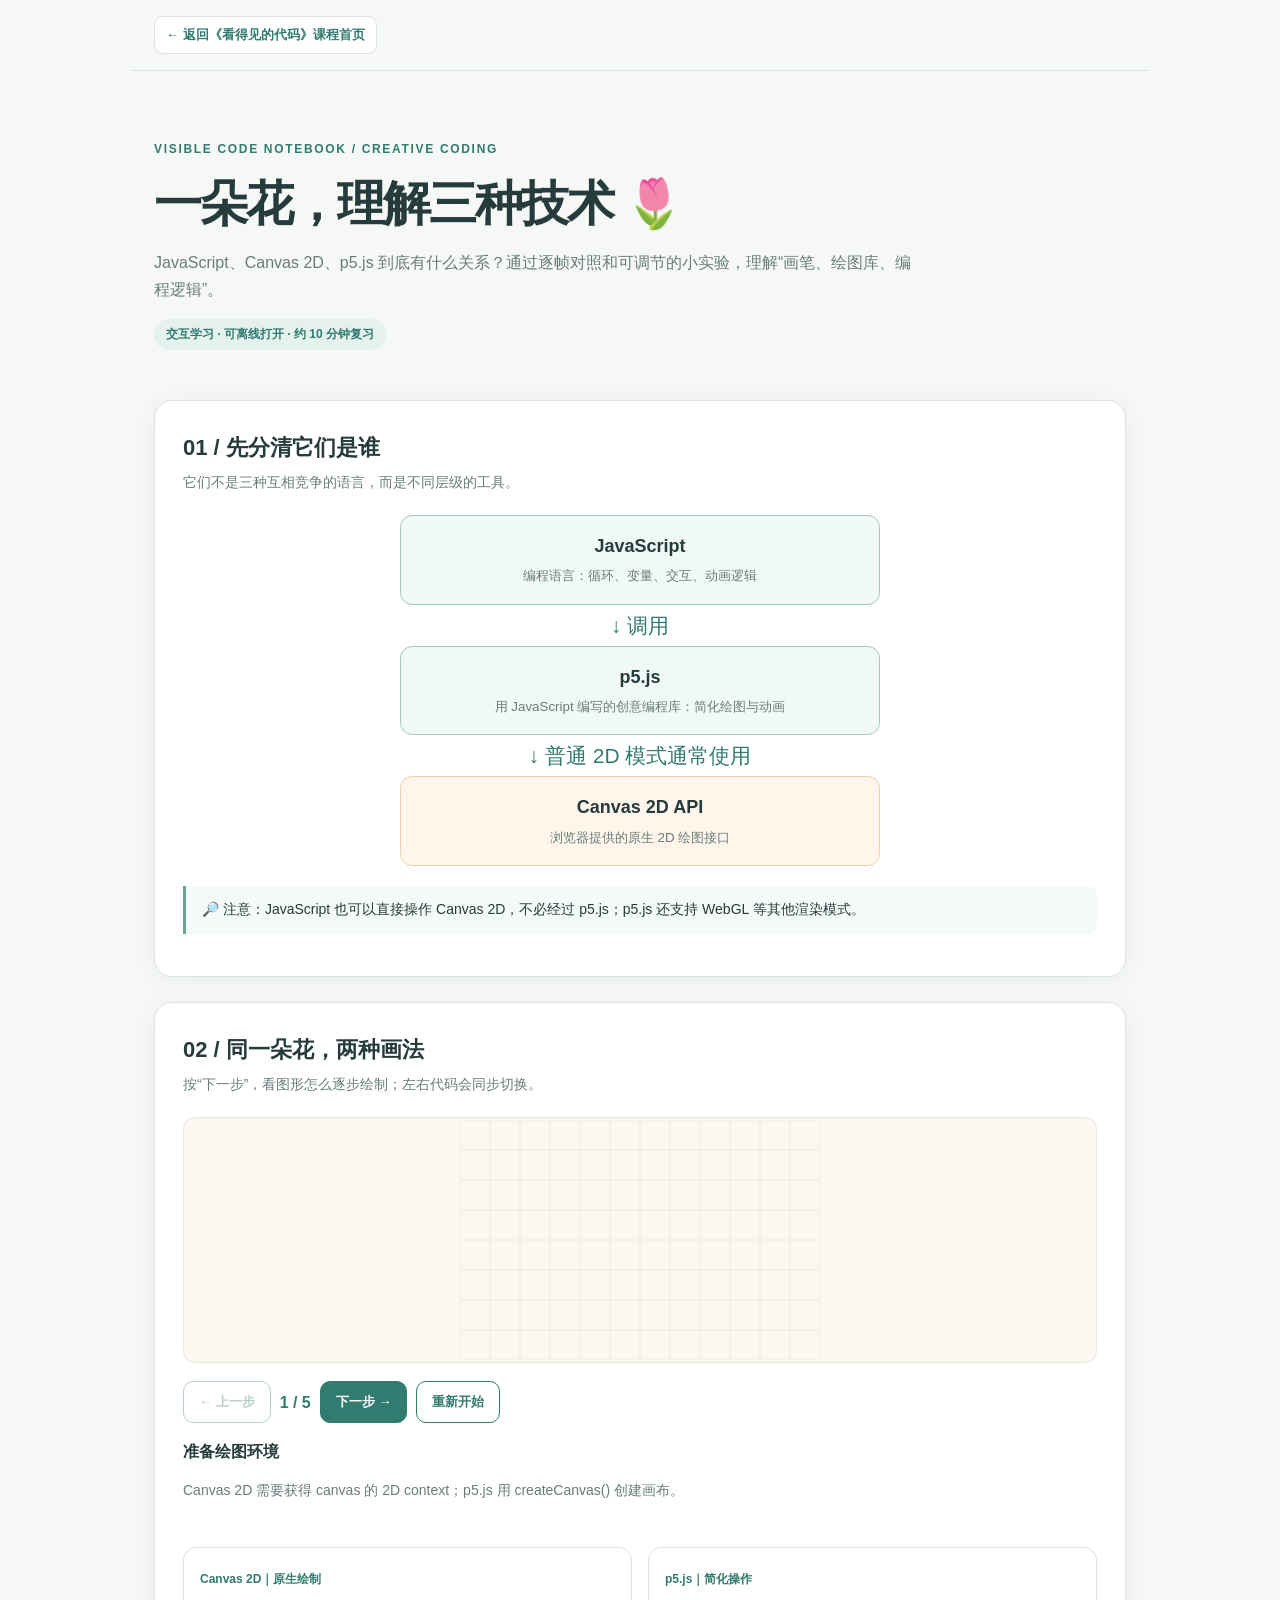
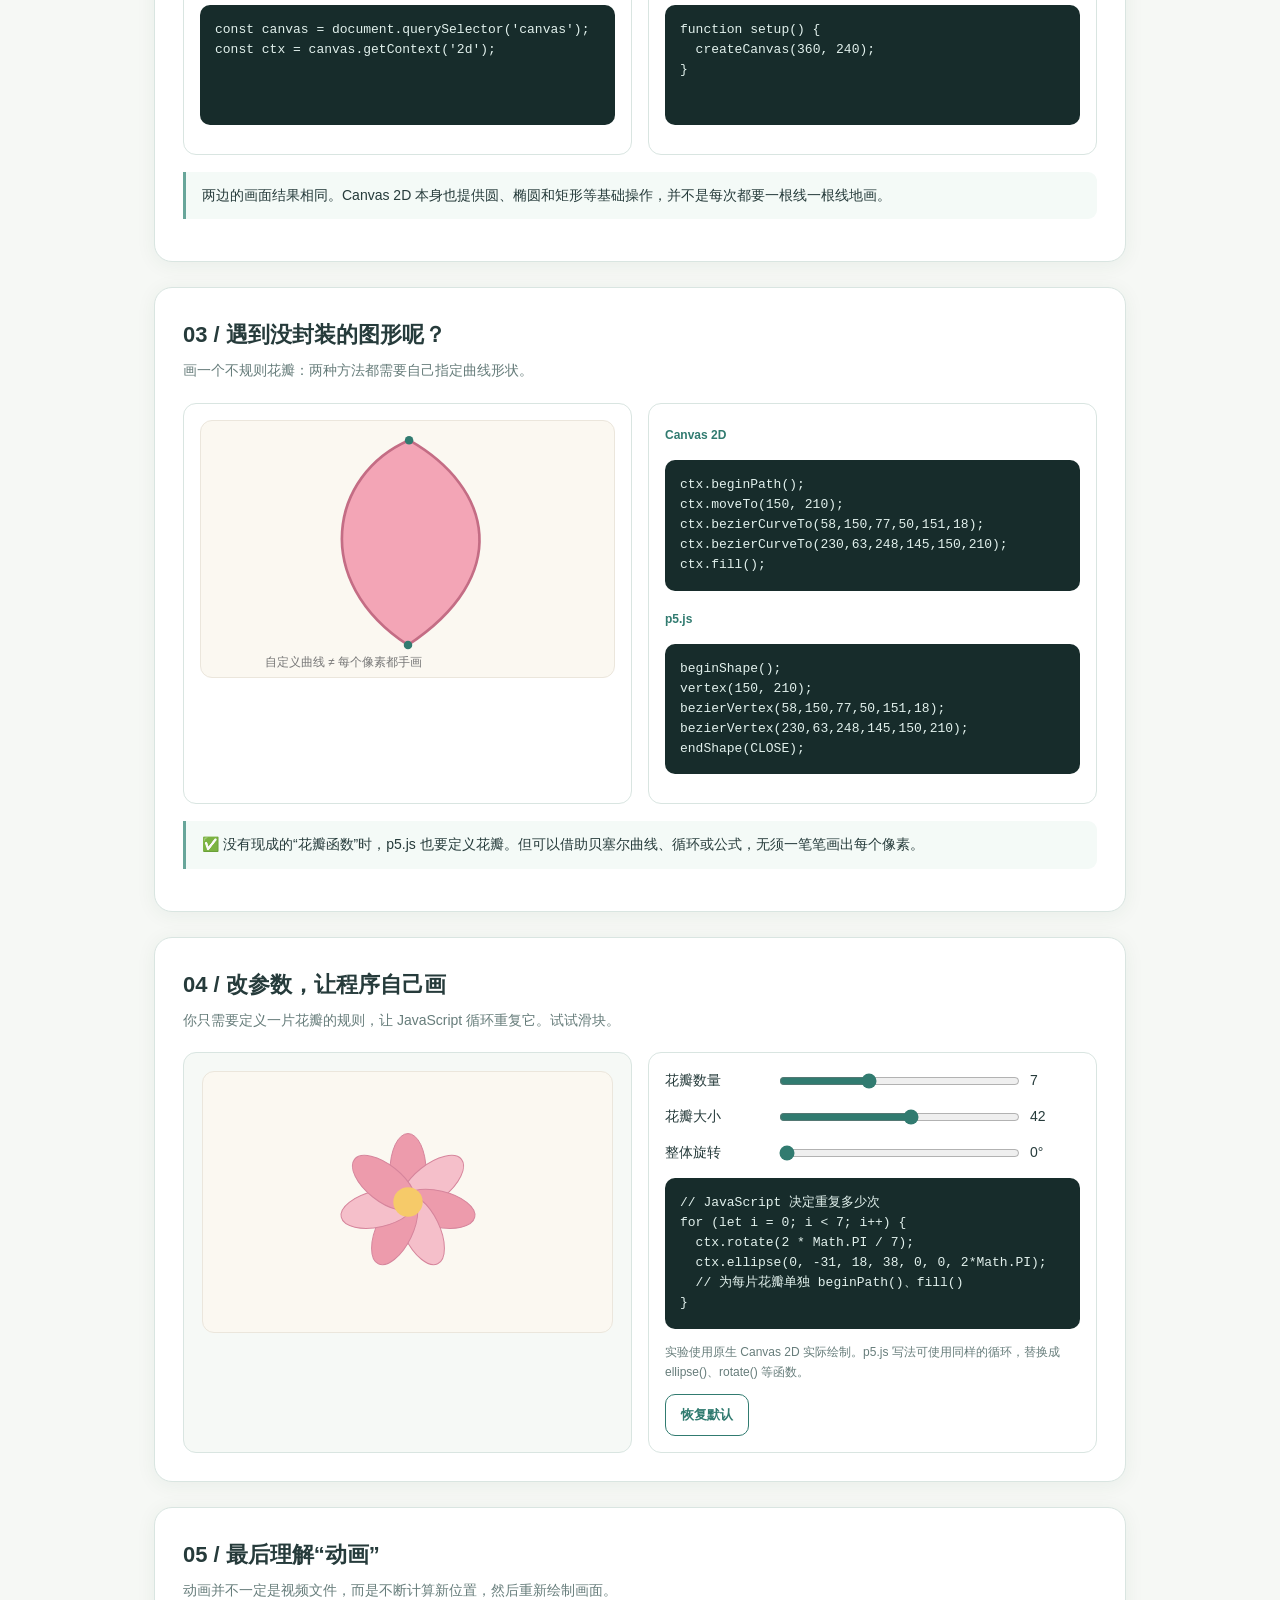
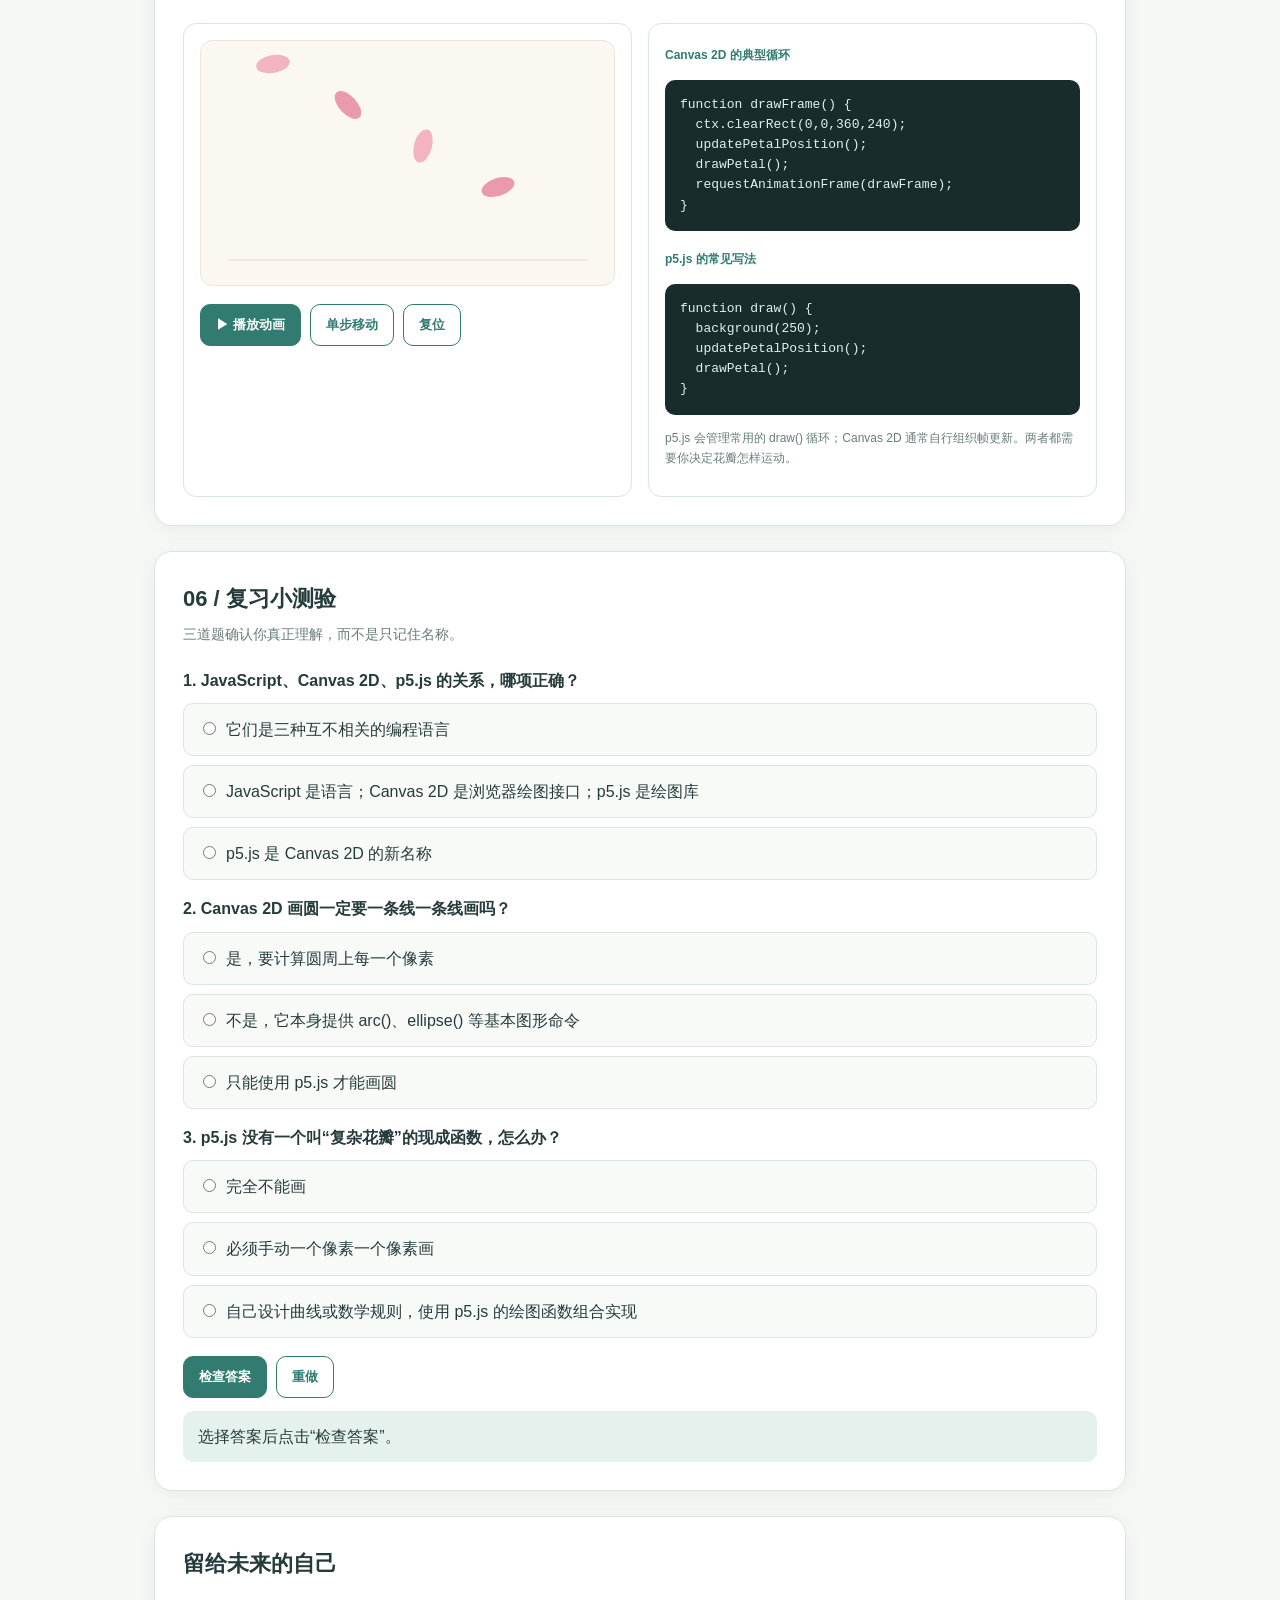
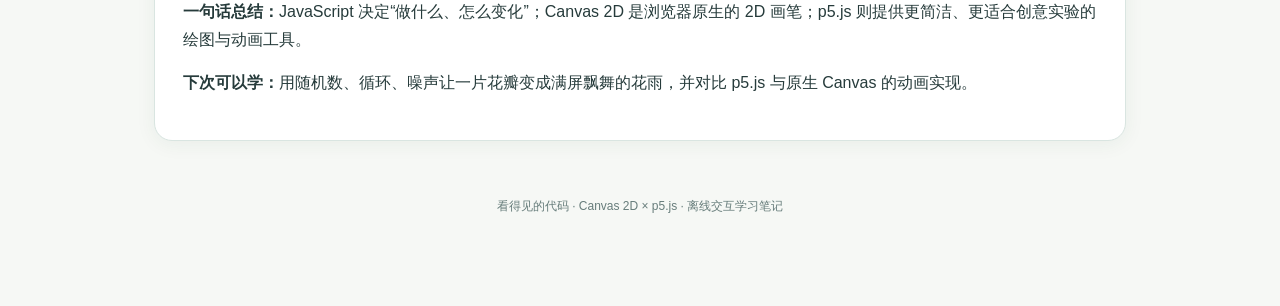
<file: lessons/10-canvas2d-p5js.html>
<!doctype html>
<html lang="zh-CN">
<head>
<meta charset="UTF-8"><meta name="viewport" content="width=device-width,initial-scale=1">
<title>看得见的代码｜Canvas 2D × p5.js</title>
<style>
:root{--ink:#263b3b;--muted:#677d7b;--line:#d9e5e1;--bg:#f6f8f5;--white:#fff;--green:#317b70;--soft:#e5f1ed;--pink:#ed9bac;--orange:#efbc75}*{box-sizing:border-box}body{margin:0;font-family:Inter,"Segoe UI","Microsoft YaHei",sans-serif;background:var(--bg);color:var(--ink);line-height:1.7}.wrap{max-width:1020px;margin:auto;padding:35px 24px 90px}.eyebrow{font-size:12px;letter-spacing:.14em;color:var(--green);font-weight:800}.hero{padding:28px 0 32px}.hero h1{font-size:clamp(29px,5vw,48px);letter-spacing:-.045em;line-height:1.2;margin:14px 0}.hero p{max-width:760px;color:var(--muted);font-size:16px}.pill{display:inline-block;background:var(--soft);border-radius:30px;padding:5px 12px;color:var(--green);font-size:12px;font-weight:700}section{margin:18px 0 25px;padding:28px;background:white;border:1px solid var(--line);border-radius:18px;box-shadow:0 3px 20px #224a3710}h2{font-size:22px;margin:0 0 5px}h3{font-size:16px;margin:15px 0 8px}.sub{color:var(--muted);font-size:14px;margin:0 0 20px}.relationship{display:flex;flex-direction:column;align-items:center;gap:10px;margin:20px 0}.node{border:1px solid #a8cabe;background:#f1f9f5;border-radius:12px;width:min(100%,480px);padding:15px;text-align:center}.node strong{display:block;font-size:18px}.node small{color:var(--muted)}.arrow{color:var(--green);font-size:21px;line-height:1}.node.canvas{background:#fff5eb;border-color:#edd0a9}.note{border-left:3px solid #68a69a;background:#f4faf7;padding:12px 16px;border-radius:0 9px 9px 0;font-size:14px;margin-top:17px}.grid{display:grid;grid-template-columns:1fr 1fr;gap:16px}.panel{border:1px solid var(--line);border-radius:13px;padding:16px;min-width:0}.panel.active{border-color:#76aea3;background:#f8fcfa}.tag{font-size:12px;font-weight:800;color:var(--green)}pre{background:#172c2b;color:#e2f1ed;border-radius:10px;padding:15px;font-size:13px;line-height:1.55;white-space:pre-wrap;overflow-wrap:anywhere;min-height:120px}code{font-family:Consolas,monospace}.stage{background:#fbf8f1;border:1px solid #ebe6dc;border-radius:12px;display:flex;align-items:center;justify-content:center;min-height:246px}.stage canvas{width:min(100%,360px);height:auto}.controls{display:flex;gap:9px;flex-wrap:wrap;align-items:center;margin:18px 0 0}button{font:inherit;cursor:pointer;background:var(--green);color:white;border:1px solid var(--green);border-radius:10px;padding:9px 15px;font-size:13px;font-weight:700}button.secondary{background:white;color:var(--green)}button:disabled{opacity:.35;cursor:not-allowed}.step-description{min-height:54px;color:var(--muted);font-size:14px}.stat{font-variant-numeric:tabular-nums;color:var(--green);font-weight:800}.live{background:#f6f9f6;padding:18px;border-radius:13px;border:1px solid var(--line)}.sliders{display:grid;gap:12px}.control-line{display:grid;grid-template-columns:100px 1fr 50px;gap:12px;align-items:center;font-size:14px}.control-line input{accent-color:var(--green);width:100%}.legend{font-size:12px;color:var(--muted)}.choice{display:block;background:#f8faf8;border:1px solid var(--line);border-radius:10px;padding:12px 14px;margin:9px 0;cursor:pointer}.choice:has(input:checked){border-color:var(--green);background:#eef8f2}.choice input{margin-right:10px;accent-color:var(--green)}.feedback{padding:12px 15px;background:var(--soft);border-radius:10px;margin-top:13px;min-height:48px}.hidden{display:none}.footer{font-size:12px;color:var(--muted);text-align:center;padding-top:30px}@media(max-width:690px){.wrap{padding:20px 13px 60px}section{padding:19px 15px}.grid{grid-template-columns:1fr}.hero h1{font-size:31px}.control-line{grid-template-columns:75px 1fr 35px}pre{font-size:12px}}
.course-nav{max-width:1020px;margin:0 auto;padding:16px 24px;display:flex;flex-wrap:wrap;gap:10px;align-items:center;border-bottom:1px solid var(--line)}.course-nav a{color:var(--green);font-size:13px;text-decoration:none;padding:7px 11px;border:1px solid var(--line);background:white;border-radius:9px}.course-nav a:first-child{font-weight:750}.course-nav a[aria-current="page"]{background:var(--soft);border-color:#9cc6b7}.course-nav a:hover{border-color:var(--green)}@media(max-width:690px){.course-nav{padding:12px 13px;gap:6px}.course-nav a{font-size:12px;padding:7px 9px}}
</style></head><body><nav class="course-nav" aria-label="课程位置"><a href="../index.html">← 返回《看得见的代码》课程首页</a></nav><main class="wrap">
<header class="hero"><span class="eyebrow">VISIBLE CODE NOTEBOOK / CREATIVE CODING</span><h1>一朵花，理解三种技术 🌷</h1><p>JavaScript、Canvas 2D、p5.js 到底有什么关系？通过逐帧对照和可调节的小实验，理解“画笔、绘图库、编程逻辑”。</p><span class="pill">交互学习 · 可离线打开 · 约 10 分钟复习</span></header>
<section><h2>01 / 先分清它们是谁</h2><p class="sub">它们不是三种互相竞争的语言，而是不同层级的工具。</p><div class="relationship"><div class="node"><strong>JavaScript</strong><small>编程语言：循环、变量、交互、动画逻辑</small></div><div class="arrow">↓ 调用</div><div class="node"><strong>p5.js</strong><small>用 JavaScript 编写的创意编程库：简化绘图与动画</small></div><div class="arrow">↓ 普通 2D 模式通常使用</div><div class="node canvas"><strong>Canvas 2D API</strong><small>浏览器提供的原生 2D 绘图接口</small></div></div><p class="note">🔎 注意：JavaScript 也可以直接操作 Canvas 2D，不必经过 p5.js；p5.js 还支持 WebGL 等其他渲染模式。</p></section>
<section><h2>02 / 同一朵花，两种画法</h2><p class="sub">按“下一步”，看图形怎么逐步绘制；左右代码会同步切换。</p><div class="stage"><canvas id="stepsCanvas" width="360" height="240" aria-label="花朵逐步绘制示意"></canvas></div><div class="controls"><button class="secondary" id="prev">← 上一步</button><span id="stepCount" class="stat">1 / 5</span><button id="next">下一步 →</button><button class="secondary" id="reset">重新开始</button></div><h3 id="stepTitle">准备画布</h3><p id="stepDesc" class="step-description"></p><div class="grid"><div class="panel"><span class="tag">Canvas 2D｜原生绘制</span><pre><code id="canvasCode"></code></pre></div><div class="panel"><span class="tag">p5.js｜简化操作</span><pre><code id="p5Code"></code></pre></div></div><p class="note">两边的画面结果相同。Canvas 2D 本身也提供圆、椭圆和矩形等基础操作，并不是每次都要一根线一根线地画。</p></section>
<section><h2>03 / 遇到没封装的图形呢？</h2><p class="sub">画一个不规则花瓣：两种方法都需要自己指定曲线形状。</p><div class="grid"><div class="panel"><div class="stage"><svg viewBox="0 0 300 240" width="100%" style="max-width:320px" role="img" aria-label="通过贝塞尔曲线画出的粉色不规则花瓣"><path d="M150 210 C58 150 77 50 151 18 C230 63 248 145 150 210Z" fill="#f3a5b6" stroke="#c46d85" stroke-width="2.5"/><path d="M150 210 C58 150 77 50 151 18 M151 18 C230 63 248 145 150 210" fill="none" stroke="#c46d85" stroke-dasharray="5 5" opacity=".65"/><g fill="#317b70"><circle cx="150" cy="210" r="4"/><circle cx="151" cy="18" r="4"/></g><text x="16" y="230" font-size="11" fill="#777">自定义曲线 ≠ 每个像素都手画</text></svg></div></div><div class="panel"><span class="tag">Canvas 2D</span><pre>ctx.beginPath();
ctx.moveTo(150, 210);
ctx.bezierCurveTo(58,150,77,50,151,18);
ctx.bezierCurveTo(230,63,248,145,150,210);
ctx.fill();</pre><span class="tag">p5.js</span><pre>beginShape();
vertex(150, 210);
bezierVertex(58,150,77,50,151,18);
bezierVertex(230,63,248,145,150,210);
endShape(CLOSE);</pre></div></div><p class="note">✅ 没有现成的“花瓣函数”时，p5.js 也要定义花瓣。但可以借助贝塞尔曲线、循环或公式，无须一笔笔画出每个像素。</p></section>
<section><h2>04 / 改参数，让程序自己画</h2><p class="sub">你只需要定义一片花瓣的规则，让 JavaScript 循环重复它。试试滑块。</p><div class="grid"><div class="panel live"><div class="stage"><canvas id="liveCanvas" width="360" height="260" aria-label="可调节花朵的实时画布"></canvas></div></div><div class="panel"><div class="sliders"><label class="control-line">花瓣数量 <input id="petals" type="range" min="3" max="14" value="7"><span id="petalsValue">7</span></label><label class="control-line">花瓣大小 <input id="size" type="range" min="20" max="60" value="42"><span id="sizeValue">42</span></label><label class="control-line">整体旋转 <input id="rotation" type="range" min="0" max="90" value="0"><span id="rotationValue">0°</span></label></div><pre id="liveCode"></pre><p class="legend">实验使用原生 Canvas 2D 实际绘制。p5.js 写法可使用同样的循环，替换成 ellipse()、rotate() 等函数。</p><button class="secondary" id="defaults">恢复默认</button></div></div></section>
<section><h2>05 / 最后理解“动画”</h2><p class="sub">动画并不一定是视频文件，而是不断计算新位置，然后重新绘制画面。</p><div class="grid"><div class="panel"><div class="stage"><canvas id="animateCanvas" width="360" height="240" aria-label="花瓣飘落动画"></canvas></div><div class="controls"><button id="play">▶ 播放动画</button><button class="secondary" id="frame">单步移动</button><button class="secondary" id="animReset">复位</button></div></div><div class="panel"><span class="tag">Canvas 2D 的典型循环</span><pre>function drawFrame() {
  ctx.clearRect(0,0,360,240);
  updatePetalPosition();
  drawPetal();
  requestAnimationFrame(drawFrame);
}</pre><span class="tag">p5.js 的常见写法</span><pre>function draw() {
  background(250);
  updatePetalPosition();
  drawPetal();
}</pre><p class="legend">p5.js 会管理常用的 draw() 循环；Canvas 2D 通常自行组织帧更新。两者都需要你决定花瓣怎样运动。</p></div></div></section>
<section><h2>06 / 复习小测验</h2><p class="sub">三道题确认你真正理解，而不是只记住名称。</p><div id="questions"></div><div class="controls"><button id="check">检查答案</button><button class="secondary" id="retry">重做</button></div><div id="feedback" class="feedback" aria-live="polite">选择答案后点击“检查答案”。</div></section>
<section><h2>留给未来的自己</h2><p><strong>一句话总结：</strong>JavaScript 决定“做什么、怎么变化”；Canvas 2D 是浏览器原生的 2D 画笔；p5.js 则提供更简洁、更适合创意实验的绘图与动画工具。</p><p><strong>下次可以学：</strong>用随机数、循环、噪声让一片花瓣变成满屏飘舞的花雨，并对比 p5.js 与原生 Canvas 的动画实现。</p></section>
<footer class="footer">看得见的代码 · Canvas 2D × p5.js · 离线交互学习笔记</footer>
</main><script>
const sc=document.getElementById('stepsCanvas'),sctx=sc.getContext('2d');let step=0;
const examples=[
['准备绘图环境','Canvas 2D 需要获得 canvas 的 2D context；p5.js 用 createCanvas() 创建画布。',"const canvas = document.querySelector('canvas');\nconst ctx = canvas.getContext('2d');","function setup() {\n  createCanvas(360, 240);\n}"],
['设置填充颜色','原生方法设置 fillStyle；p5.js 使用更简单的 fill()。',"ctx.fillStyle = '#f3a6b6';","fill('#f3a6b6');"],
['画第一片花瓣','Canvas 2D 用 beginPath + ellipse + fill；p5.js 直接使用 ellipse。',"ctx.beginPath();\nctx.ellipse(180,75,25,43,0,0,Math.PI*2);\nctx.fill();","ellipse(180,75,50,86);"],
['重复生成花瓣','用 JavaScript 循环重复画椭圆，改变角度。不是手工重复写 6 遍代码。',"for (let i=0;i<6;i++) {\n  ctx.save();\n  ctx.translate(180,120);\n  ctx.rotate(i*Math.PI/3);\n  ctx.beginPath();\n  ctx.ellipse(0,-45,25,43,0,0,Math.PI*2);\n  ctx.fill(); ctx.restore();\n}","for (let i=0;i<6;i++) {\n  push(); translate(180,120);\n  rotate(radians(i*60));\n  ellipse(0,-45,50,86);\n  pop();\n}"],
['再画花心','继续用基本图形叠加完整图案。p5.js 不会自动理解“花朵”，形状组合仍需你设计。',"ctx.fillStyle = '#f7cb6f';\nctx.beginPath();\nctx.arc(180,120,23,0,Math.PI*2);\nctx.fill();","fill('#f7cb6f');\ncircle(180,120,46);"]];
function drawStep(){sctx.fillStyle='#fbf8f1';sctx.fillRect(0,0,360,240);sctx.strokeStyle='#e4e1d8';sctx.lineWidth=.6;for(let x=0;x<=360;x+=30){sctx.beginPath();sctx.moveTo(x,0);sctx.lineTo(x,240);sctx.stroke()}for(let y=0;y<=240;y+=30){sctx.beginPath();sctx.moveTo(0,y);sctx.lineTo(360,y);sctx.stroke()}if(step>=2){sctx.fillStyle='#f3a6b6';const n=step===2?1:6;for(let i=0;i<n;i++){sctx.save();sctx.translate(180,120);sctx.rotate(i*Math.PI/3);sctx.beginPath();sctx.ellipse(0,-45,25,43,0,0,Math.PI*2);sctx.fill();sctx.restore()}}if(step>=4){sctx.fillStyle='#f7cb6f';sctx.beginPath();sctx.arc(180,120,23,0,Math.PI*2);sctx.fill()}document.getElementById('stepCount').textContent=`${step+1} / 5`;document.getElementById('stepTitle').textContent=examples[step][0];document.getElementById('stepDesc').textContent=examples[step][1];document.getElementById('canvasCode').textContent=examples[step][2];document.getElementById('p5Code').textContent=examples[step][3];document.getElementById('prev').disabled=step===0;document.getElementById('next').disabled=step===4}
document.getElementById('prev').onclick=()=>{step=Math.max(0,step-1);drawStep()};document.getElementById('next').onclick=()=>{step=Math.min(4,step+1);drawStep()};document.getElementById('reset').onclick=()=>{step=0;drawStep()};drawStep();
const lc=document.getElementById('liveCanvas').getContext('2d');const inputs=['petals','size','rotation'].map(id=>document.getElementById(id));function drawLive(){const [n,size,rot]=inputs.map(x=>Number(x.value));inputs.forEach(e=>document.getElementById(e.id+'Value').textContent=e.value+(e.id==='rotation'?'°':''));lc.fillStyle='#fbf8f1';lc.fillRect(0,0,360,260);lc.save();lc.translate(180,130);lc.rotate(rot*Math.PI/180);for(let i=0;i<n;i++){lc.save();lc.rotate(i*2*Math.PI/n);lc.fillStyle=i%2?'#f5bfca':'#ed9bac';lc.strokeStyle='#d6859c';lc.beginPath();lc.ellipse(0,-size*.73,size*.43,size*.9,0,0,Math.PI*2);lc.fill();lc.stroke();lc.restore()}lc.fillStyle='#f6ca69';lc.beginPath();lc.arc(0,0,size*.35,0,Math.PI*2);lc.fill();lc.restore();document.getElementById('liveCode').textContent=`// JavaScript 决定重复多少次\nfor (let i = 0; i < ${n}; i++) {\n  ctx.rotate(2 * Math.PI / ${n});\n  ctx.ellipse(0, -${Math.round(size*.73)}, ${Math.round(size*.43)}, ${Math.round(size*.9)}, 0, 0, 2*Math.PI);\n  // 为每片花瓣单独 beginPath()、fill()\n}`}
inputs.forEach(x=>x.addEventListener('input',drawLive));document.getElementById('defaults').onclick=()=>{inputs[0].value=7;inputs[1].value=42;inputs[2].value=0;drawLive()};drawLive();
const ac=document.getElementById('animateCanvas').getContext('2d');let motion=0,running=false,raf=0;function drawAnimation(){ac.fillStyle='#fbf8f1';ac.fillRect(0,0,360,240);ac.strokeStyle='#e5dace';ac.beginPath();ac.moveTo(0,217);ac.lineTo(360,217);ac.stroke();for(let i=0;i<5;i++){let x=(i*75+motion*(.7+i*.15))%420-30,y=(i*41+motion*(.45+i*.09))%275-20;ac.save();ac.translate(x,y);ac.rotate(motion*.012+i);ac.fillStyle=i%2?'#f3b4c1':'#e99bad';ac.beginPath();ac.ellipse(0,0,9,17,.4,0,Math.PI*2);ac.fill();ac.restore()}}function loop(){if(!running)return;motion+=1;drawAnimation();raf=requestAnimationFrame(loop)}document.getElementById('play').onclick=e=>{running=!running;e.target.textContent=running?'Ⅱ 暂停动画':'▶ 播放动画';cancelAnimationFrame(raf);if(running)loop()};document.getElementById('frame').onclick=()=>{if(running){running=false;cancelAnimationFrame(raf);document.getElementById('play').textContent='▶ 播放动画'}motion+=16;drawAnimation()};document.getElementById('animReset').onclick=()=>{running=false;cancelAnimationFrame(raf);motion=0;document.getElementById('play').textContent='▶ 播放动画';drawAnimation()};drawAnimation();
const quiz=[{q:'1. JavaScript、Canvas 2D、p5.js 的关系，哪项正确？',a:['它们是三种互不相关的编程语言','JavaScript 是语言；Canvas 2D 是浏览器绘图接口；p5.js 是绘图库','p5.js 是 Canvas 2D 的新名称'],correct:1,why:'p5.js 是 JavaScript 库，在普通 2D 模式下通常使用 Canvas 2D。'},{q:'2. Canvas 2D 画圆一定要一条线一条线画吗？',a:['是，要计算圆周上每一个像素','不是，它本身提供 arc()、ellipse() 等基本图形命令','只能使用 p5.js 才能画圆'],correct:1,why:'Canvas 2D 自带路径、圆弧、椭圆、矩形等绘图接口。'},{q:'3. p5.js 没有一个叫“复杂花瓣”的现成函数，怎么办？',a:['完全不能画','必须手动一个像素一个像素画','自己设计曲线或数学规则，使用 p5.js 的绘图函数组合实现'],correct:2,why:'没有封装的形状可以用贝塞尔曲线、顶点、循环等方式构造。'}];const qEl=document.getElementById('questions');function renderQuiz(){qEl.innerHTML=quiz.map((q,i)=>`<div class="quiz"><h3>${q.q}</h3>${q.a.map((a,j)=>`<label class="choice"><input type="radio" name="q${i}" value="${j}">${a}</label>`).join('')}</div>`).join('');document.getElementById('feedback').textContent='选择答案后点击“检查答案”。'}document.getElementById('check').onclick=()=>{let score=0,lines=[];quiz.forEach((q,i)=>{let chosen=document.querySelector(`input[name=q${i}]:checked`);if(chosen&&+chosen.value===q.correct)score++;lines.push(`${i+1}. ${chosen&&+chosen.value===q.correct?'✓':'✗'} ${q.why}`)});document.getElementById('feedback').textContent=`答对 ${score} / ${quiz.length} 题。\n${lines.join('\n')}`;document.getElementById('feedback').style.whiteSpace='pre-line'};document.getElementById('retry').onclick=renderQuiz;renderQuiz();
</script></body></html>
</file>
<file: styles.css>
*{box-sizing:border-box}body{margin:0;background:#F9F7F0;color:#294D45;font:15px/1.65 system-ui,-apple-system,"Microsoft YaHei",sans-serif}header,main,footer{max-width:1100px;margin:auto;padding:22px}a{color:inherit}header{display:flex;justify-content:space-between;align-items:center}nav a{margin-left:14px;font-size:13px}h1{font-size:clamp(30px,5vw,54px);line-height:1.2;letter-spacing:-.04em;margin:8px 0}h2{font-size:24px;margin:0 0 10px}.eyebrow{font:12px monospace;letter-spacing:.17em;color:#657a70}.muted{color:#667d72}.hero{padding:30px 0 18px}.lead{max-width:640px}.card{background:#fff;border:1px solid #dfe6da;border-radius:18px;padding:24px;margin:18px 0;box-shadow:0 6px 18px #294d4508}.layout{display:grid;grid-template-columns:1.12fr .88fr;gap:20px}.stage{min-height:400px;display:flex;align-items:center;justify-content:center;background:#fffef9;border-radius:14px;border:1px solid #ecede5}svg.flower{height:370px;max-width:90%}.controls{display:flex;gap:10px;flex-wrap:wrap;margin-top:14px}button{border:1px solid #a5b9aa;background:#fff;border-radius:9px;padding:9px 14px;color:#294D45;cursor:pointer;font:inherit}button:hover{background:#eef4ea}button.primary{background:#294D45;color:white}button:focus-visible,input:focus-visible{outline:3px solid #EAA09A}input[type=range]{accent-color:#294D45;width:100%}label{display:block;font-weight:650;margin-top:13px}.reading{font:13px monospace;color:#607a6c}pre{white-space:pre-wrap;background:#edf2e9;padding:16px;border-radius:10px;font-size:13px;overflow:auto}.chip{display:inline-block;background:#eaf0e8;padding:3px 9px;border-radius:20px;font-size:12px;margin:4px 3px 4px 0}.progress{height:8px;background:#e3e9df;border-radius:20px;overflow:hidden}.progress>div{height:100%;background:#EAA09A} .feedback{font-size:13px;min-height:28px;margin-top:10px}.small{font-size:13px}.lessons{display:grid;grid-template-columns:repeat(2,1fr);gap:14px}.lesson{display:block;text-decoration:none;background:white;padding:25px;border-radius:16px;border:1px solid #dfe6da}.lesson:hover{border-color:#294D45}@media(max-width:760px){.layout,.lessons{grid-template-columns:1fr}.stage{min-height:310px}svg.flower{height:300px}header,main,footer{padding:16px}}
</file>
<file: visual-code-notebook/styles.css>
*{box-sizing:border-box}body{margin:0;background:#F9F7F0;color:#294D45;font:15px/1.65 system-ui,-apple-system,"Microsoft YaHei",sans-serif}header,main,footer{max-width:1100px;margin:auto;padding:22px}a{color:inherit}header{display:flex;justify-content:space-between;align-items:center}nav a{margin-left:14px;font-size:13px}h1{font-size:clamp(30px,5vw,54px);line-height:1.2;letter-spacing:-.04em;margin:8px 0}h2{font-size:24px;margin:0 0 10px}.eyebrow{font:12px monospace;letter-spacing:.17em;color:#657a70}.muted{color:#667d72}.hero{padding:30px 0 18px}.lead{max-width:640px}.card{background:#fff;border:1px solid #dfe6da;border-radius:18px;padding:24px;margin:18px 0;box-shadow:0 6px 18px #294d4508}.layout{display:grid;grid-template-columns:1.12fr .88fr;gap:20px}.stage{min-height:400px;display:flex;align-items:center;justify-content:center;background:#fffef9;border-radius:14px;border:1px solid #ecede5}svg.flower{height:370px;max-width:90%}.controls{display:flex;gap:10px;flex-wrap:wrap;margin-top:14px}button{border:1px solid #a5b9aa;background:#fff;border-radius:9px;padding:9px 14px;color:#294D45;cursor:pointer;font:inherit}button:hover{background:#eef4ea}button.primary{background:#294D45;color:white}button:focus-visible,input:focus-visible{outline:3px solid #EAA09A}input[type=range]{accent-color:#294D45;width:100%}label{display:block;font-weight:650;margin-top:13px}.reading{font:13px monospace;color:#607a6c}pre{white-space:pre-wrap;background:#edf2e9;padding:16px;border-radius:10px;font-size:13px;overflow:auto}.chip{display:inline-block;background:#eaf0e8;padding:3px 9px;border-radius:20px;font-size:12px;margin:4px 3px 4px 0}.progress{height:8px;background:#e3e9df;border-radius:20px;overflow:hidden}.progress>div{height:100%;background:#EAA09A} .feedback{font-size:13px;min-height:28px;margin-top:10px}.small{font-size:13px}.lessons{display:grid;grid-template-columns:repeat(2,1fr);gap:14px}.lesson{display:block;text-decoration:none;background:white;padding:25px;border-radius:16px;border:1px solid #dfe6da}.lesson:hover{border-color:#294D45}@media(max-width:760px){.layout,.lessons{grid-template-columns:1fr}.stage{min-height:310px}svg.flower{height:300px}header,main,footer{padding:16px}}
</file>
